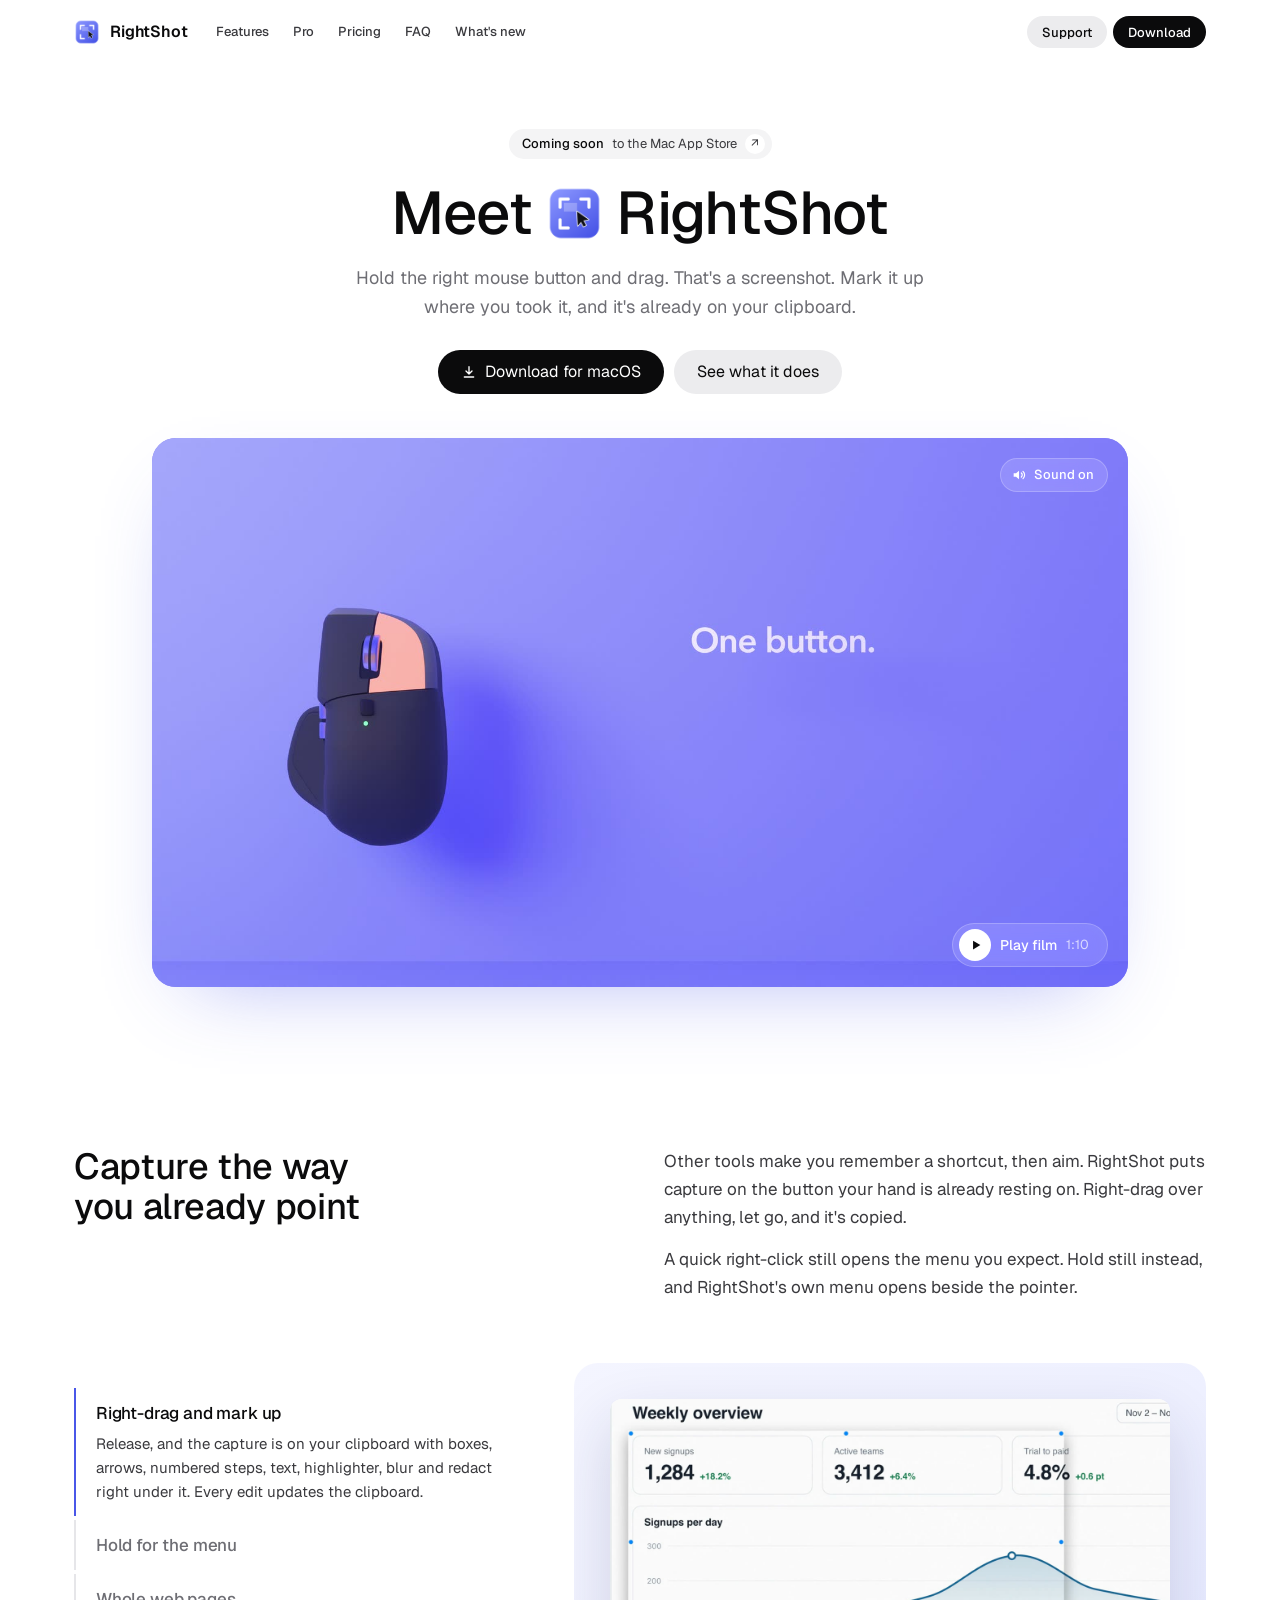
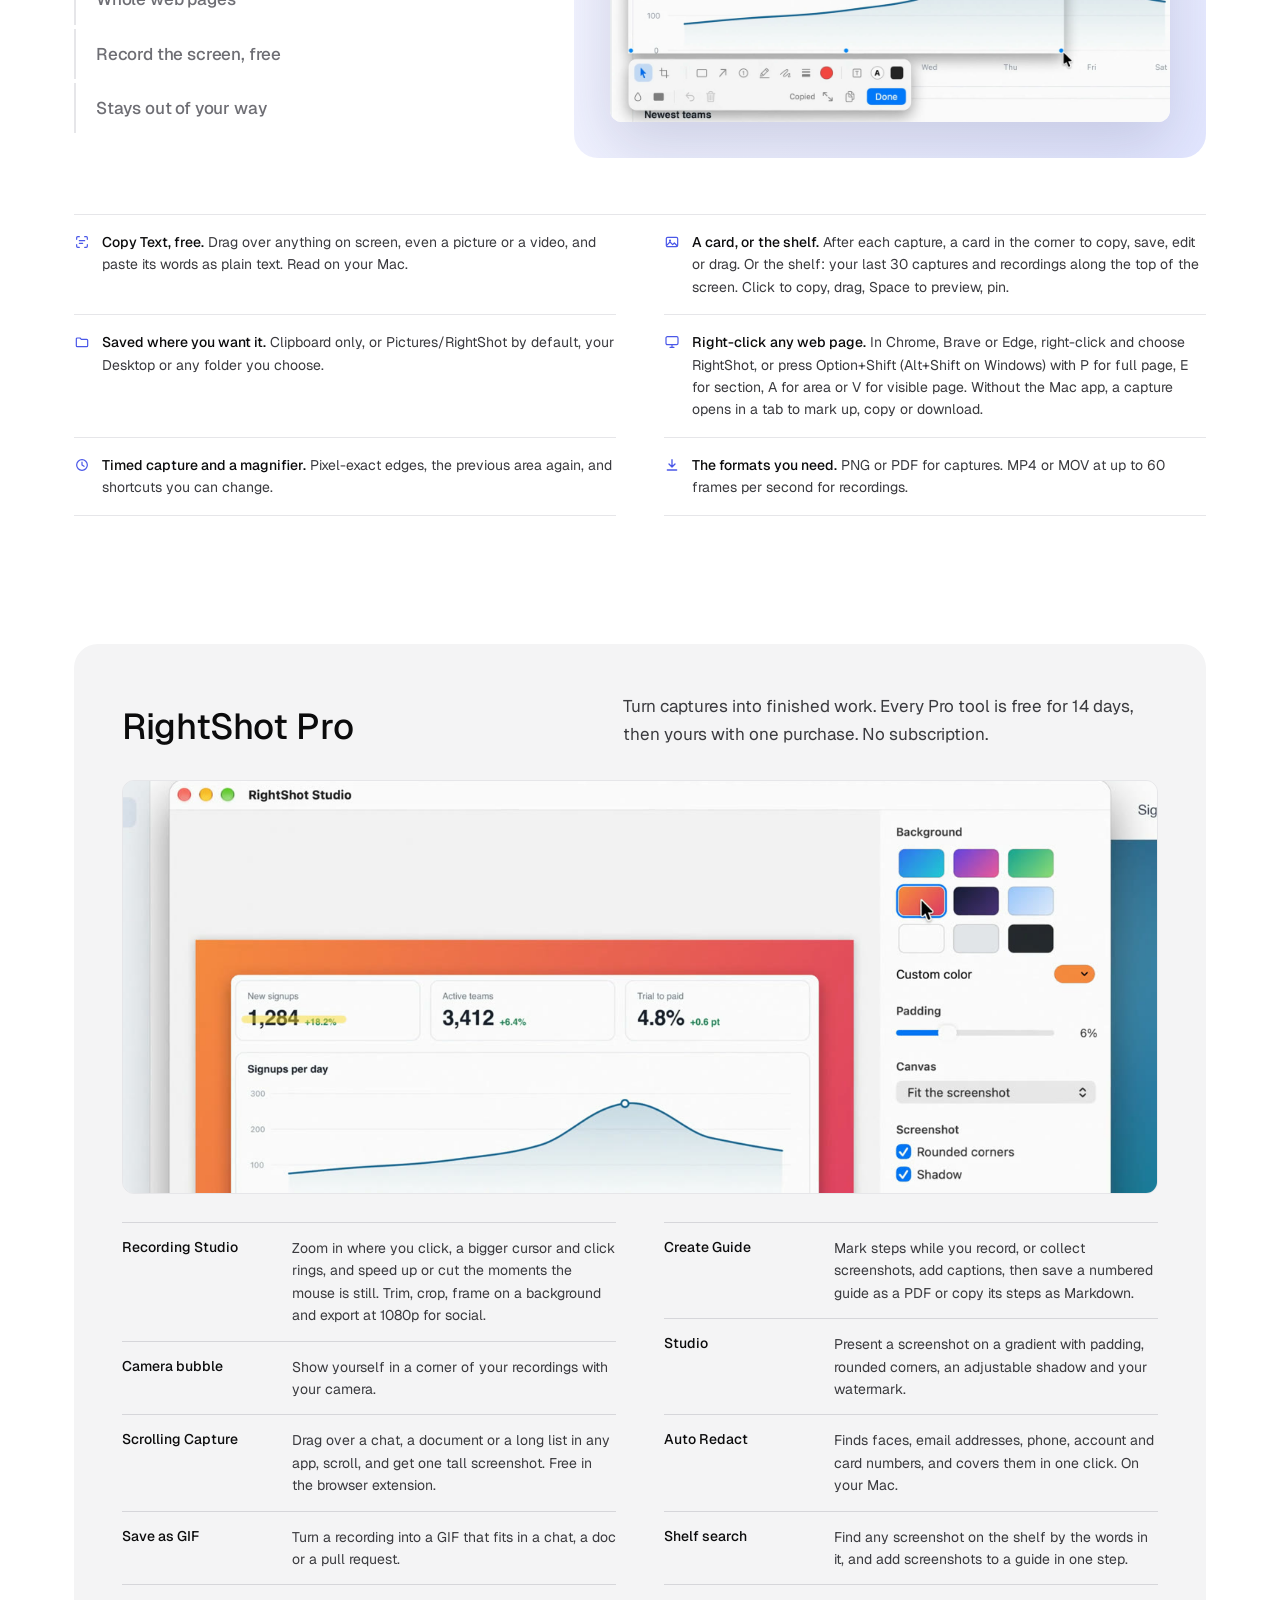
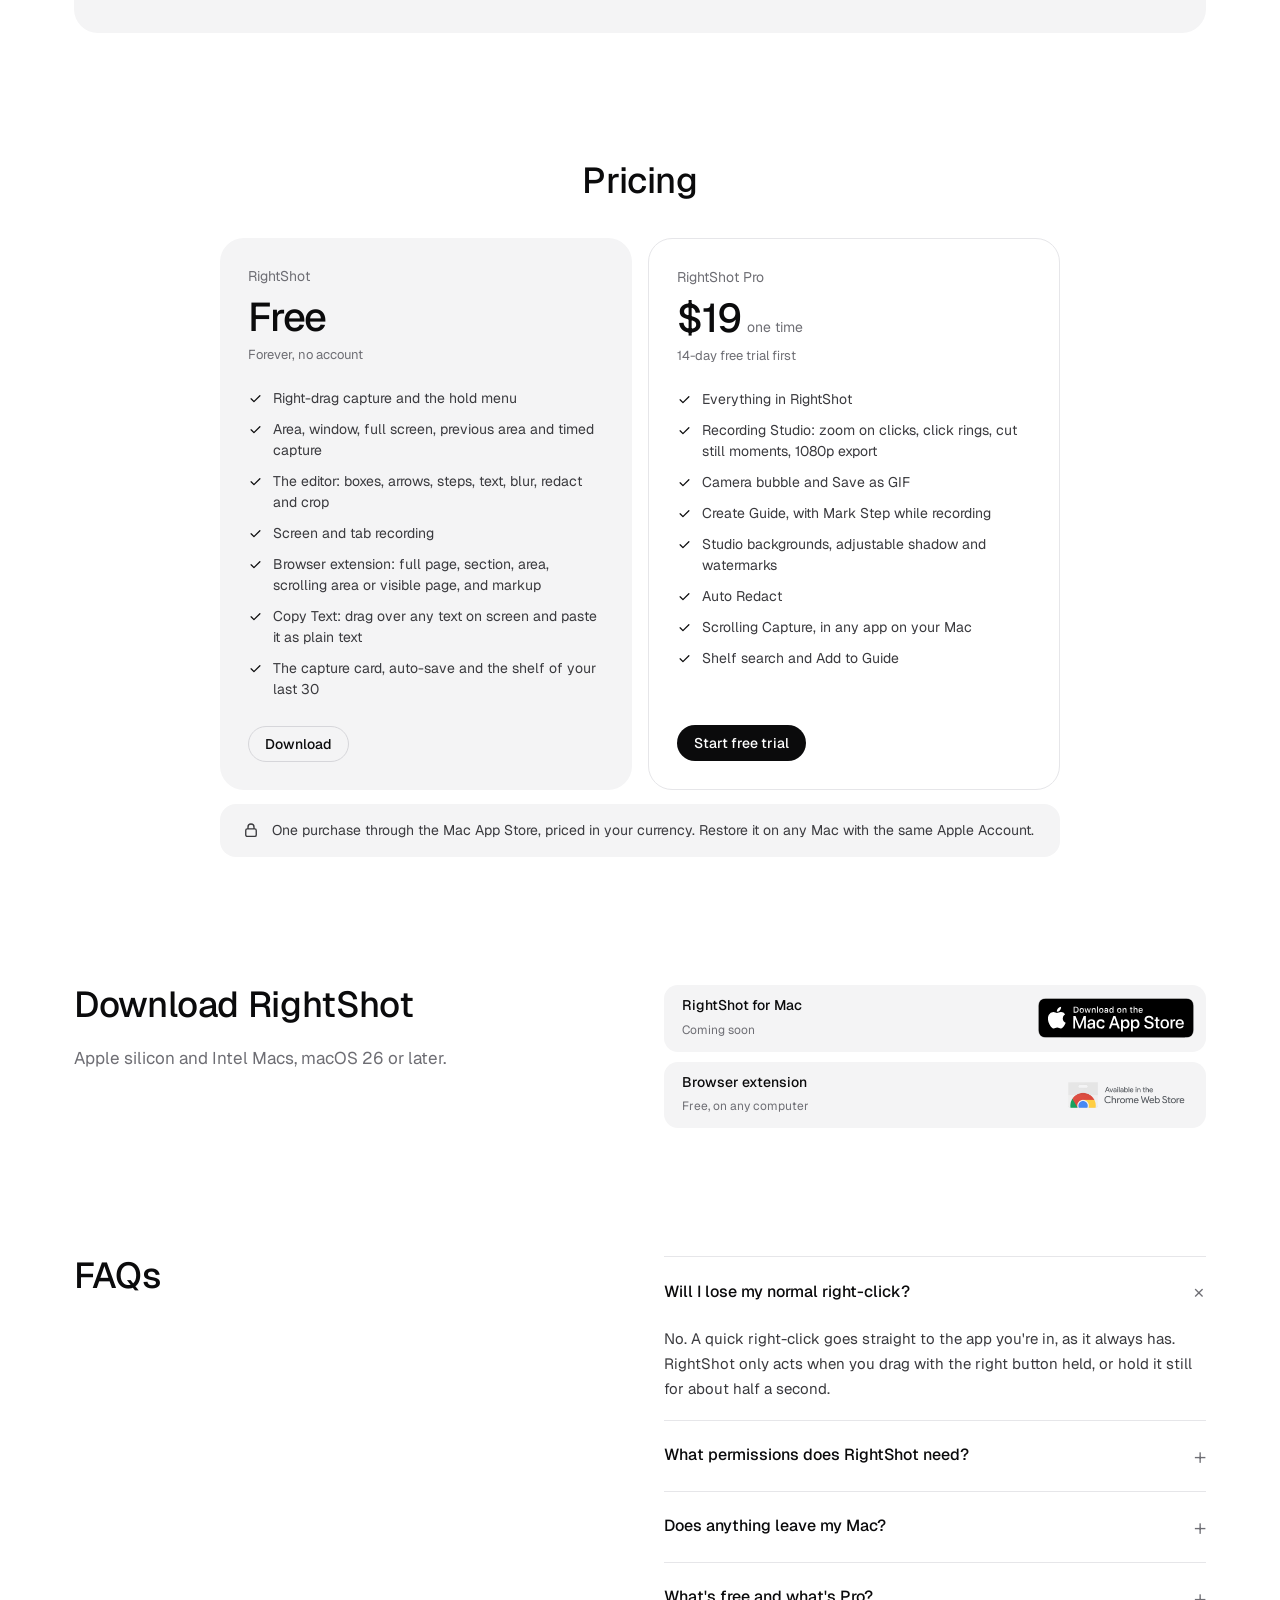
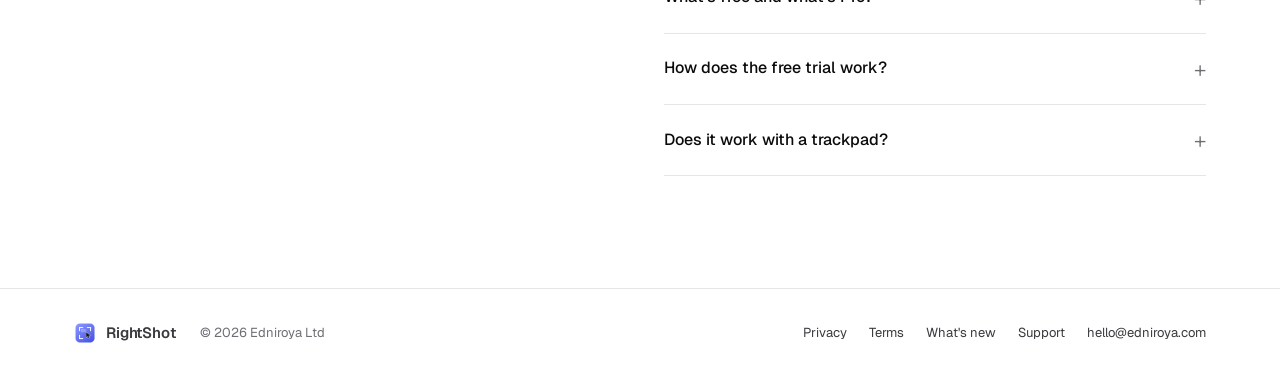
<file: index.html>
<!doctype html>
<html lang="en-GB">
<head>
<meta charset="utf-8">
<meta name="viewport" content="width=device-width, initial-scale=1">
<title>RightShot: right-drag to capture on Mac</title>
<meta name="description" content="RightShot is a Mac screenshot and screen recording app. Hold the right mouse button and drag to capture, then edit and paste where you took it.">
<link rel="icon" type="image/png" href="assets/favicon-64.png">
<link rel="apple-touch-icon" href="assets/icon-256.png">
<meta property="og:title" content="RightShot: right-drag to capture on Mac">
<meta property="og:description" content="Hold the right mouse button and drag. That's a screenshot.">
<meta property="og:image" content="https://rightshot.edniroya.com/assets/icon-512.png">
<link rel="preconnect" href="https://fonts.googleapis.com">
<link rel="preconnect" href="https://fonts.gstatic.com" crossorigin>
<link href="https://fonts.googleapis.com/css2?family=Geist:wght@400;500;600&display=swap" rel="stylesheet">
<link rel="stylesheet" href="assets/site.css?v=20261120i">
</head>
<body>
<svg width="0" height="0" style="position:absolute" aria-hidden="true">
  <defs>
    <symbol id="i-check" viewBox="0 0 24 24"><path d="M5 12.5l4.5 4.5L19 7.5" fill="none" stroke="currentColor" stroke-width="2" stroke-linecap="round" stroke-linejoin="round"/></symbol>
    <symbol id="i-down" viewBox="0 0 24 24"><path d="M12 4v11m0 0l-4.5-4.5M12 15l4.5-4.5M5 19.5h14" fill="none" stroke="currentColor" stroke-width="2" stroke-linecap="round" stroke-linejoin="round"/></symbol>
    <symbol id="i-out" viewBox="0 0 24 24"><path d="M8 16L16 8m0 0H9.5M16 8v6.5" fill="none" stroke="currentColor" stroke-width="2" stroke-linecap="round" stroke-linejoin="round"/></symbol>
    <symbol id="i-pointer" viewBox="0 0 24 24"><path d="M6 4l12.5 7.2-5.6 1.3-2.6 5.4z" fill="none" stroke="currentColor" stroke-width="1.8" stroke-linejoin="round"/></symbol>
    <symbol id="i-rect" viewBox="0 0 24 24"><rect x="4" y="6" width="16" height="12" rx="1.5" fill="none" stroke="currentColor" stroke-width="1.8"/></symbol>
    <symbol id="i-arrow" viewBox="0 0 24 24"><path d="M5 19L18 6m0 0h-7m7 0v7" fill="none" stroke="currentColor" stroke-width="1.8" stroke-linecap="round" stroke-linejoin="round"/></symbol>
    <symbol id="i-blur" viewBox="0 0 24 24"><g fill="currentColor"><circle cx="7" cy="7" r="1.6"/><circle cx="12" cy="7" r="1.6"/><circle cx="17" cy="7" r="1.6"/><circle cx="7" cy="12" r="1.6"/><circle cx="12" cy="12" r="1.6"/><circle cx="17" cy="12" r="1.6"/><circle cx="7" cy="17" r="1.6"/><circle cx="12" cy="17" r="1.6"/><circle cx="17" cy="17" r="1.6"/></g></symbol>
    <symbol id="i-text" viewBox="0 0 24 24"><path d="M5 6h14M12 6v13" fill="none" stroke="currentColor" stroke-width="1.8" stroke-linecap="round"/></symbol>
    <symbol id="i-crop" viewBox="0 0 24 24"><path d="M7 3v14h14M3 7h14v14" fill="none" stroke="currentColor" stroke-width="1.8" stroke-linecap="round" stroke-linejoin="round"/></symbol>
    <symbol id="i-copy" viewBox="0 0 24 24"><rect x="8" y="8" width="12" height="12" rx="2" fill="none" stroke="currentColor" stroke-width="1.8"/><path d="M16 8V5.5A1.5 1.5 0 0014.5 4h-9A1.5 1.5 0 004 5.5v9A1.5 1.5 0 005.5 16H8" fill="none" stroke="currentColor" stroke-width="1.8"/></symbol>
    <symbol id="i-window" viewBox="0 0 24 24"><rect x="3" y="5" width="18" height="14" rx="2" fill="none" stroke="currentColor" stroke-width="1.8"/><path d="M3 9h18" stroke="currentColor" stroke-width="1.8"/></symbol>
    <symbol id="i-screen" viewBox="0 0 24 24"><rect x="3" y="4" width="18" height="12" rx="2" fill="none" stroke="currentColor" stroke-width="1.8"/><path d="M9 20h6M12 16v4" stroke="currentColor" stroke-width="1.8" stroke-linecap="round"/></symbol>
    <symbol id="i-scan" viewBox="0 0 24 24"><path d="M4 8V5.5A1.5 1.5 0 015.5 4H8M16 4h2.5A1.5 1.5 0 0120 5.5V8M20 16v2.5a1.5 1.5 0 01-1.5 1.5H16M8 20H5.5A1.5 1.5 0 014 18.5V16M8 10h8M8 14h5" fill="none" stroke="currentColor" stroke-width="1.8" stroke-linecap="round"/></symbol>
    <symbol id="i-record" viewBox="0 0 24 24"><circle cx="12" cy="12" r="8" fill="none" stroke="currentColor" stroke-width="1.8"/><circle cx="12" cy="12" r="3.5" fill="currentColor"/></symbol>
    <symbol id="i-redo" viewBox="0 0 24 24"><path d="M18 9a7 7 0 10.5 6M18 4v5h-5" fill="none" stroke="currentColor" stroke-width="1.8" stroke-linecap="round" stroke-linejoin="round"/></symbol>
    <symbol id="i-folder" viewBox="0 0 24 24"><path d="M3.5 7.5A1.5 1.5 0 015 6h4l2 2h8a1.5 1.5 0 011.5 1.5v8A1.5 1.5 0 0119 19H5a1.5 1.5 0 01-1.5-1.5z" fill="none" stroke="currentColor" stroke-width="1.8" stroke-linejoin="round"/></symbol>
    <symbol id="i-image" viewBox="0 0 24 24"><rect x="3.5" y="5" width="17" height="14" rx="2" fill="none" stroke="currentColor" stroke-width="1.8"/><circle cx="9" cy="10" r="1.6" fill="currentColor"/><path d="M4 17l5-5 4 4 2.5-2.5L20 18" fill="none" stroke="currentColor" stroke-width="1.8" stroke-linejoin="round"/></symbol>
    <symbol id="i-clock" viewBox="0 0 24 24"><circle cx="12" cy="12" r="8" fill="none" stroke="currentColor" stroke-width="1.8"/><path d="M12 7.5V12l3 2" fill="none" stroke="currentColor" stroke-width="1.8" stroke-linecap="round" stroke-linejoin="round"/></symbol>
    <symbol id="i-lock" viewBox="0 0 24 24"><rect x="5" y="10.5" width="14" height="10" rx="2" fill="none" stroke="currentColor" stroke-width="1.8"/><path d="M8 10.5V8a4 4 0 018 0v2.5" fill="none" stroke="currentColor" stroke-width="1.8"/></symbol>
  </defs>
</svg>

<header class="nav" id="top">
  <div class="wrap">
    <a class="brand" href="./"><img src="assets/icon-256.png" alt="">RightShot</a>
    <button class="menu-btn" type="button" aria-expanded="false" aria-controls="nav-menu" aria-label="Menu"><svg class="i-open" viewBox="0 0 20 20" aria-hidden="true"><path d="M3.5 6.5h13M3.5 13.5h13"/></svg><svg class="i-close" viewBox="0 0 20 20" aria-hidden="true"><path d="M5 5l10 10M15 5L5 15"/></svg></button>
    <nav class="nav-links" id="nav-menu" aria-label="Main">
      <a href="#features">Features</a>
      <a href="#pro">Pro</a>
      <a href="#pricing">Pricing</a>
      <a href="#faq">FAQ</a>
      <a href="changelog.html">What's new</a>
      <a class="nav-sm" href="support.html">Support</a>
    </nav>
    <div class="nav-actions">
      <a class="btn btn-soft" href="support.html">Support</a>
      <a class="btn btn-dark" href="#download">Download</a>
    </div>
  </div>
</header>

<main>
  <div class="wrap hero">
    <a class="pill-note" href="#download"><b>Coming soon</b> to the Mac App Store <span aria-hidden="true">&#8599;</span></a>
    <h1>Meet <img src="assets/icon-512.png" alt=""> RightShot</h1>
    <p class="lede">Hold the right mouse button and drag. That's a screenshot. Mark it up where you took it, and it's already on your clipboard.</p>
    <div class="cta">
      <a class="btn btn-dark btn-lg" href="#download"><svg aria-hidden="true"><use href="#i-down"/></svg>Download for macOS</a>
      <a class="btn btn-soft btn-lg" href="#features">See what it does</a>
    </div>

    <div class="demo">
      <div class="film" id="film">
        <video id="filmVideo" src="assets/rightshot-film.mp4" poster="assets/film-poster.jpg" preload="none" playsinline aria-label="RightShot film, The Right Button: click for your Mac's menu, hold for RightShot's menu, drag for a screenshot, then the shelf, recording and Auto Redact."></video>
        <button class="play" id="play" type="button"><span class="disc"><svg viewBox="0 0 24 24" aria-hidden="true"><path d="M7 4.5v15l12.5-7.5z" fill="currentColor"/></svg></span>Play film <small>1:10</small></button>
        <button class="sound" id="sound" type="button"><svg viewBox="0 0 24 24" aria-hidden="true"><path d="M4 9.5h3.5L12 5.5v13l-4.5-4H4z" fill="currentColor"/><path class="waves" d="M15.5 9a4 4 0 010 6M18 6.5a7.5 7.5 0 010 11" fill="none" stroke="currentColor" stroke-width="1.8" stroke-linecap="round"/><path class="cross" d="M16 9.5l5 5M21 9.5l-5 5" fill="none" stroke="currentColor" stroke-width="1.8" stroke-linecap="round"/></svg><span>Sound on</span></button>
      </div>
    </div>
  </div>

  <section class="wrap" id="features">
    <div class="split">
      <h2 class="big">Capture the way<br>you already point</h2>
      <div>
        <p>Other tools make you remember a shortcut, then aim. RightShot puts capture on the button your hand is already resting on. Right-drag over anything, let go, and it's copied.</p>
        <p>A quick right-click still opens the menu you expect. Hold still instead, and RightShot's own menu opens beside the pointer.</p>
      </div>
    </div>

    <div class="showcase">
      <div class="show-tabs">
        <button class="show-tab on" type="button" aria-pressed="true" data-i="0"><b>Right-drag and mark up</b><span>Release, and the capture is on your clipboard with boxes, arrows, numbered steps, text, highlighter, blur and redact right under it. Every edit updates the clipboard.</span></button>
        <button class="show-tab" type="button" aria-pressed="false" data-i="1"><b>Hold for the menu</b><span>Keep the right button still for half a second and every capture is beside your pointer: area, window, full screen, text and recording.</span></button>
        <button class="show-tab" type="button" aria-pressed="false" data-i="2"><b>Whole web pages</b><span>The free extension captures a full page, a section, an area, a scrolling area or what's on screen, and lets you mark it up with boxes, arrows, text and blur, on any computer. With RightShot for Mac: the full editor and Record This Tab.</span></button>
        <button class="show-tab" type="button" aria-pressed="false" data-i="3"><b>Record the screen, free</b><span>An area, a window, the whole screen or one browser tab, with system audio and your microphone when you want them.</span></button>
        <button class="show-tab" type="button" aria-pressed="false" data-i="4"><b>Stays out of your way</b><span>Pick apps where the right button is left alone, such as games and 3D tools, or only start a capture while you hold a key.</span></button>
      </div>
      <div class="stage">
        <img class="on" src="assets/shot-markup.jpg" alt="A capture of a dashboard with its selection handles and the RightShot toolbar underneath." loading="lazy" data-i="0">
        <img class="tall" src="assets/shot-menu.jpg" alt="The RightShot menu beside the pointer, with Record Area selected." loading="lazy" data-i="1" aria-hidden="true">
        <img src="assets/shot-page.jpg" alt="A full web page captured top to bottom and opened in the RightShot editor." loading="lazy" data-i="2" aria-hidden="true">
        <img src="assets/shot-record.jpg" alt="An area being selected on a web page for recording, with its size shown." loading="lazy" data-i="3" aria-hidden="true">
        <img src="assets/shot-settings.jpg" alt="RightShot Settings, Capture tab: Start right-drag set to No key, and the list of apps where right-drag is left alone." loading="lazy" data-i="4" aria-hidden="true">
      </div>
    </div>

    <div class="facts">
      <div class="fact"><svg aria-hidden="true"><use href="#i-scan"/></svg><p><b>Copy Text, free.</b> Drag over anything on screen, even a picture or a video, and paste its words as plain text. Read on your Mac.</p></div>
      <div class="fact"><svg aria-hidden="true"><use href="#i-image"/></svg><p><b>A card, or the shelf.</b> After each capture, a card in the corner to copy, save, edit or drag. Or the shelf: your last 30 captures and recordings along the top of the screen. Click to copy, drag, Space to preview, pin.</p></div>
      <div class="fact"><svg aria-hidden="true"><use href="#i-folder"/></svg><p><b>Saved where you want it.</b> Clipboard only, or Pictures/RightShot by default, your Desktop or any folder you choose.</p></div>
      <div class="fact"><svg aria-hidden="true"><use href="#i-screen"/></svg><p><b>Right-click any web page.</b> In Chrome, Brave or Edge, right-click and choose RightShot, or press Option+Shift (Alt+Shift on Windows) with P for full page, E for section, A for area or V for visible page. Without the Mac app, a capture opens in a tab to mark up, copy or download.</p></div>
      <div class="fact"><svg aria-hidden="true"><use href="#i-clock"/></svg><p><b>Timed capture and a magnifier.</b> Pixel-exact edges, the previous area again, and shortcuts you can change.</p></div>
      <div class="fact"><svg aria-hidden="true"><use href="#i-down"/></svg><p><b>The formats you need.</b> PNG or PDF for captures. MP4 or MOV at up to 60 frames per second for recordings.</p></div>
    </div>
  </section>

  <section class="wrap" id="pro">
    <div class="pro-b">
      <div class="pro-b-head">
        <h2 class="big">RightShot Pro</h2>
        <p class="pro-lede">Turn captures into finished work. Every Pro tool is free for 14 days, then yours with one purchase. No subscription.</p>
      </div>
      <div class="pro-b-pic"><img class="pro-pic" src="assets/shot-studio.jpg" alt="RightShot Studio framing a screenshot on an orange gradient, with background, padding and watermark controls." loading="lazy"></div>
      <div class="pro-b-cols">
        <dl class="pro-dl">
          <div class="pro-row"><dt>Recording Studio</dt><dd>Zoom in where you click, a bigger cursor and click rings, and speed up or cut the moments the mouse is still. Trim, crop, frame on a background and export at 1080p for social.</dd></div>
          <div class="pro-row"><dt>Camera bubble</dt><dd>Show yourself in a corner of your recordings with your camera.</dd></div>
          <div class="pro-row"><dt>Scrolling Capture</dt><dd>Drag over a chat, a document or a long list in any app, scroll, and get one tall screenshot. Free in the browser extension.</dd></div>
          <div class="pro-row"><dt>Save as GIF</dt><dd>Turn a recording into a GIF that fits in a chat, a doc or a pull request.</dd></div>
        </dl>
        <dl class="pro-dl">
          <div class="pro-row"><dt>Create Guide</dt><dd>Mark steps while you record, or collect screenshots, add captions, then save a numbered guide as a PDF or copy its steps as Markdown.</dd></div>
          <div class="pro-row"><dt>Studio</dt><dd>Present a screenshot on a gradient with padding, rounded corners, an adjustable shadow and your watermark.</dd></div>
          <div class="pro-row"><dt>Auto Redact</dt><dd>Finds faces, email addresses, phone, account and card numbers, and covers them in one click. On your Mac.</dd></div>
          <div class="pro-row"><dt>Shelf search</dt><dd>Find any screenshot on the shelf by the words in it, and add screenshots to a guide in one step.</dd></div>
        </dl>
      </div>
    </div>
  </section>

  <section class="wrap center" id="pricing">
    <h2 class="big">Pricing</h2>
    <div class="price-grid">
      <div class="price">
        <span class="name">RightShot</span>
        <div class="amount">Free</div>
        <span class="when">Forever, no account</span>
        <ul>
          <li><svg><use href="#i-check"/></svg>Right-drag capture and the hold menu</li>
          <li><svg><use href="#i-check"/></svg>Area, window, full screen, previous area and timed capture</li>
          <li><svg><use href="#i-check"/></svg>The editor: boxes, arrows, steps, text, blur, redact and crop</li>
          <li><svg><use href="#i-check"/></svg>Screen and tab recording</li>
          <li><svg><use href="#i-check"/></svg>Browser extension: full page, section, area, scrolling area or visible page, and markup</li>
          <li><svg><use href="#i-check"/></svg>Copy Text: drag over any text on screen and paste it as plain text</li>
          <li><svg><use href="#i-check"/></svg>The capture card, auto-save and the shelf of your last 30</li>
        </ul>
        <a class="btn btn-line" href="#download">Download</a>
      </div>
      <div class="price pro">
        <span class="name">RightShot Pro</span>
        <div class="amount">$19<small>one time</small></div>
        <span class="when">14-day free trial first</span>
        <ul>
          <li><svg><use href="#i-check"/></svg>Everything in RightShot</li>
          <li><svg><use href="#i-check"/></svg>Recording Studio: zoom on clicks, click rings, cut still moments, 1080p export</li>
          <li><svg><use href="#i-check"/></svg>Camera bubble and Save as GIF</li>
          <li><svg><use href="#i-check"/></svg>Create Guide, with Mark Step while recording</li>
          <li><svg><use href="#i-check"/></svg>Studio backgrounds, adjustable shadow and watermarks</li>
          <li><svg><use href="#i-check"/></svg>Auto Redact</li>
          <li><svg><use href="#i-check"/></svg>Scrolling Capture, in any app on your Mac</li>
          <li><svg><use href="#i-check"/></svg>Shelf search and Add to Guide</li>
        </ul>
        <a class="btn btn-dark" href="#download">Start free trial</a>
      </div>
    </div>
    <div class="note-bar"><svg aria-hidden="true"><use href="#i-lock"/></svg><span>One purchase through the Mac App Store, priced in your currency. Restore it on any Mac with the same Apple Account.</span></div>
  </section>

  <section class="wrap" id="download">
    <div class="split">
      <div>
        <h2 class="big">Download RightShot</h2>
        <p style="color:var(--muted);margin-top:18px">Apple silicon and Intel Macs, macOS 26 or later.</p>
      </div>
      <div class="dl">
        <div class="row"><div><b>RightShot for Mac</b><small>Coming soon</small></div><span class="badge-slot"><img class="badge" src="assets/badge-mac-app-store.svg" alt="Download on the Mac App Store" width="187" height="48"></span></div>
        <a class="row" href="https://chromewebstore.google.com/detail/rightshot/adfhiflmcijabcmelnndfnlocofpcgao"><div><b>Browser extension</b><small>Free, on any computer</small></div><span class="badge-slot"><img class="badge" src="assets/badge-chrome-web-store.png" alt="Available in the Chrome Web Store" width="159" height="48"></span></a>
      </div>
    </div>
  </section>

  <section class="wrap" id="faq">
    <div class="split">
      <h2 class="big">FAQs</h2>
      <div class="faq">
        <details open>
          <summary>Will I lose my normal right-click?</summary>
          <p>No. A quick right-click goes straight to the app you're in, as it always has. RightShot only acts when you drag with the right button held, or hold it still for about half a second.</p>
        </details>
        <details>
          <summary>What permissions does RightShot need?</summary>
          <p>Screen Recording, so it can capture what's on screen. Right-drag also needs Accessibility, so RightShot can tell a right-drag from a right-click. You can capture from the menu bar with Screen Recording alone.</p>
        </details>
        <details>
          <summary>Does anything leave my Mac?</summary>
          <p>No. Captures, recordings, text recognition and Auto Redact all run on your Mac. There's no account, no analytics and no RightShot server. The browser extension sends only feedback you choose to send. Purchases go through the Mac App Store. See the <a href="privacy.html">privacy policy</a>.</p>
        </details>
        <details>
          <summary>What's free and what's Pro?</summary>
          <p>Capturing, editing, recording, Copy Text, the shelf and the browser extension are free. Pro adds Recording Studio, the camera bubble, Scrolling Capture on the Mac, GIFs, Create Guide, Studio, Auto Redact and shelf search.</p>
        </details>
        <details>
          <summary>How does the free trial work?</summary>
          <p>Choose Start Free Trial on any Pro tool. You get every Pro tool for 14 days, and nothing is charged. When it ends, Pro tools ask you to unlock them, and everything free keeps working.</p>
        </details>
        <details>
          <summary>Does it work with a trackpad?</summary>
          <p>Yes. On supported trackpads, press with two fingers and drag. Capture Area in the menu bar works with a one-finger drag too.</p>
        </details>
      </div>
    </div>
  </section>
</main>

<footer>
  <div class="wrap">
    <a class="brand" href="./" style="font-size:15px"><img src="assets/icon-256.png" alt="" style="width:22px;height:22px">RightShot</a>
    <span>&copy; 2026 Edniroya Ltd</span>
    <nav aria-label="Footer">
      <a href="privacy.html">Privacy</a>
      <a href="terms.html">Terms</a>
      <a href="changelog.html">What's new</a>
      <a href="support.html">Support</a>
      <a href="mailto:hello@edniroya.com">hello@edniroya.com</a>
    </nav>
  </div>
</footer>
<script src="assets/site.js?v=20261120e"></script>
</body>
</html>
</file>
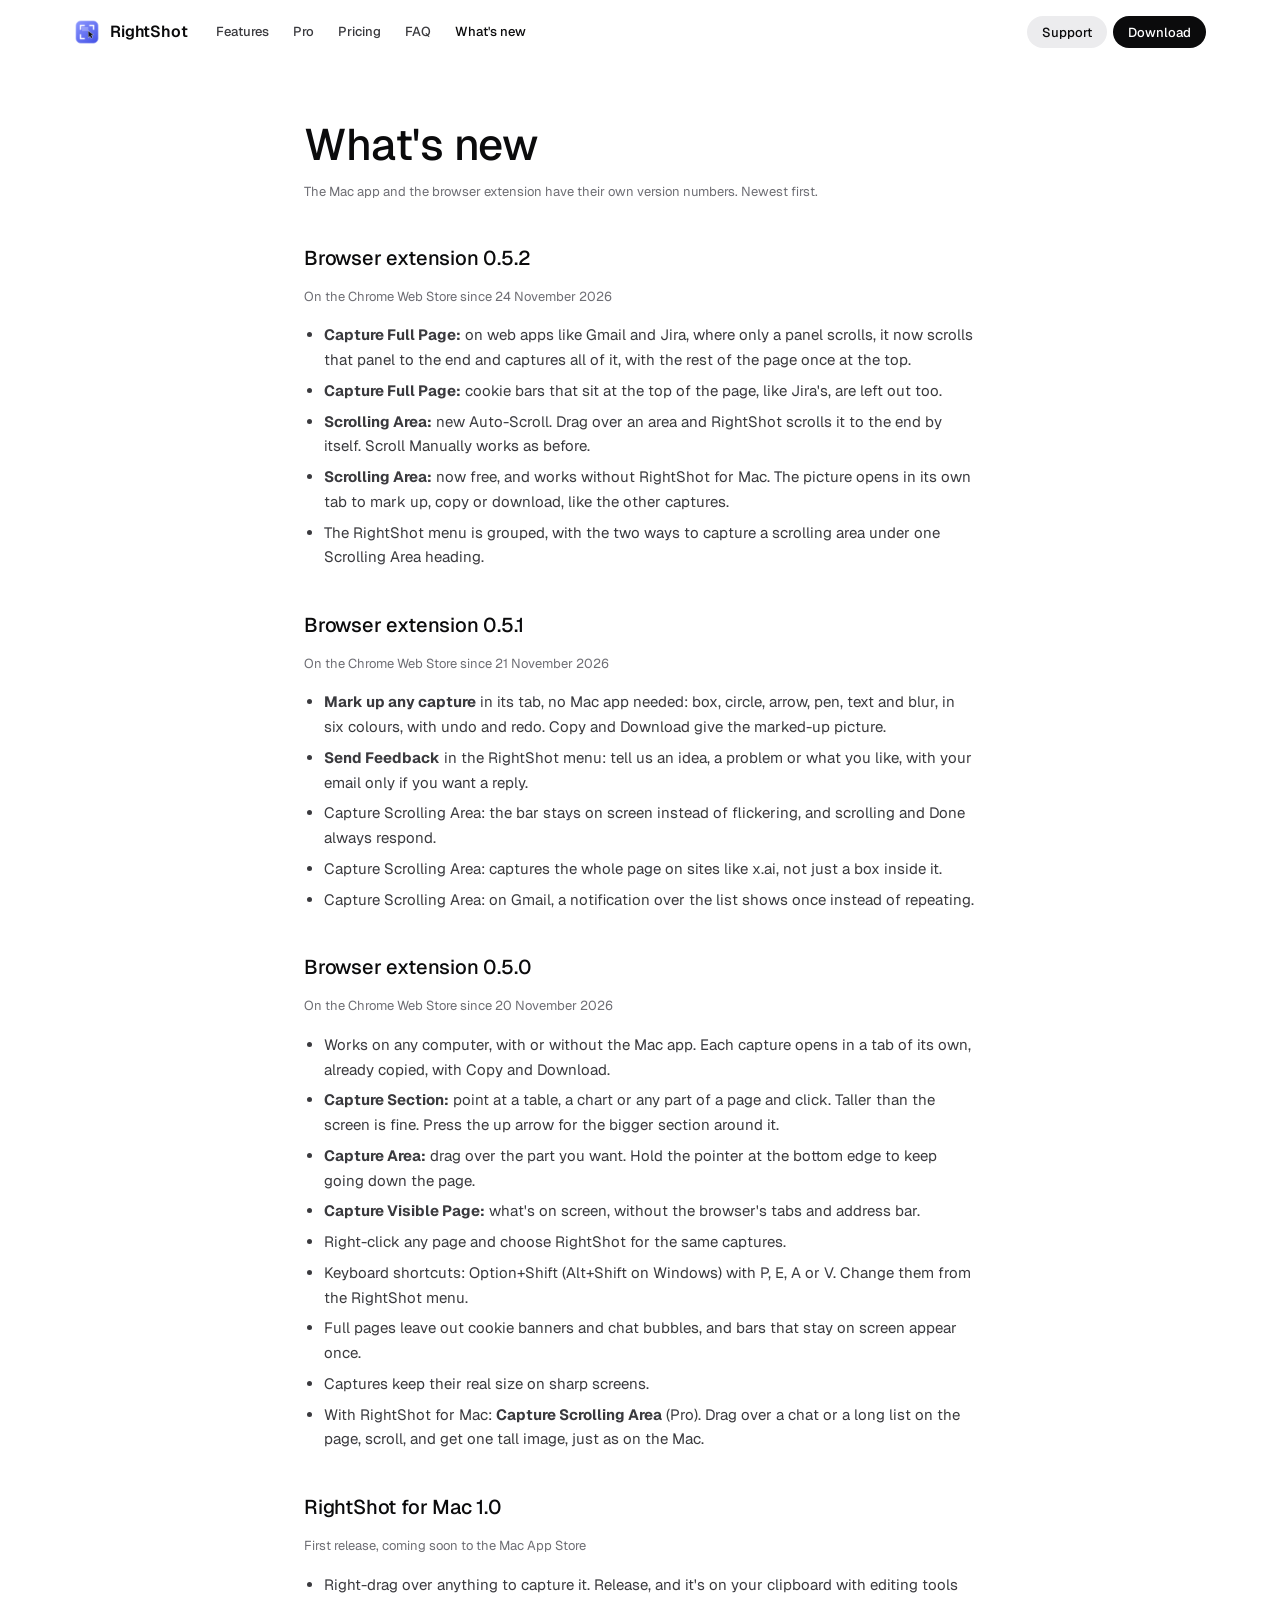
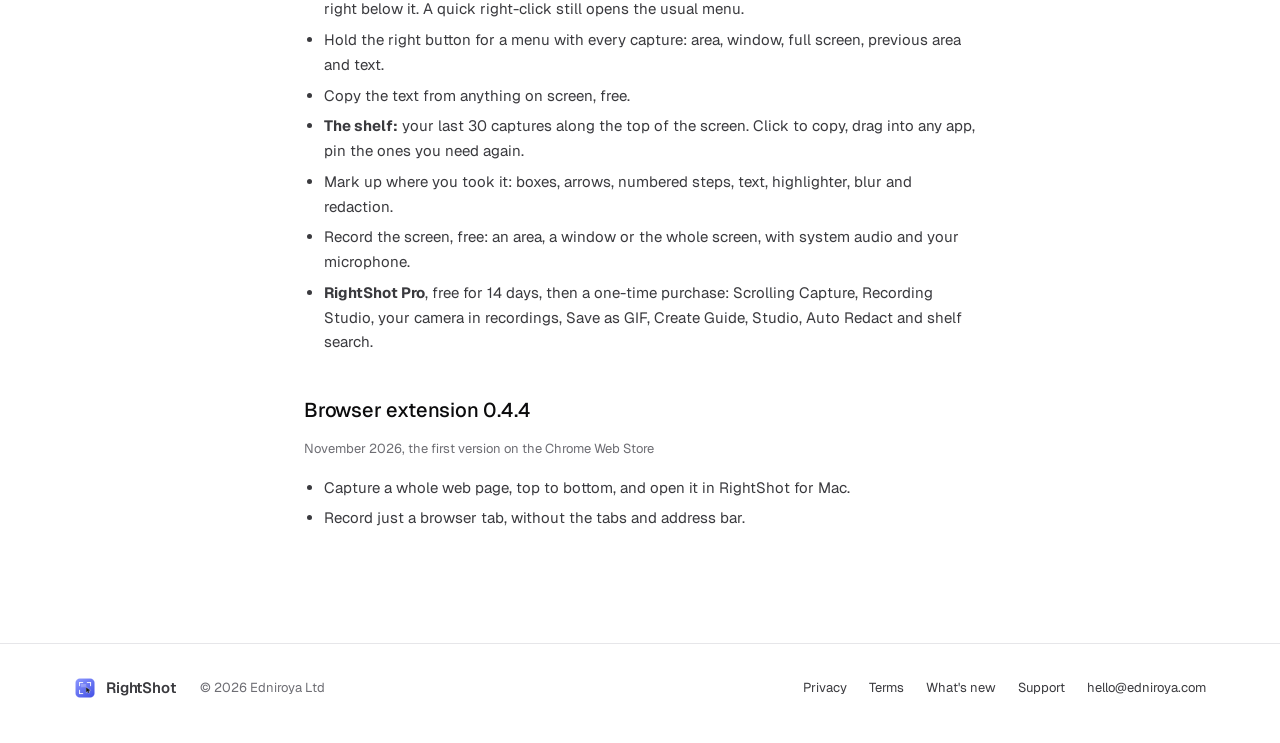
<file: changelog.html>
<!doctype html>
<html lang="en-GB">
<head>
<meta charset="utf-8">
<meta name="viewport" content="width=device-width, initial-scale=1">
<title>What's New | RightShot</title>
<meta name="description" content="What changed in each version of RightShot for Mac and the RightShot browser extension.">
<link rel="icon" type="image/png" href="assets/favicon-64.png">
<link rel="preconnect" href="https://fonts.googleapis.com">
<link rel="preconnect" href="https://fonts.gstatic.com" crossorigin>
<link href="https://fonts.googleapis.com/css2?family=Geist:wght@400;500;600&display=swap" rel="stylesheet">
<link rel="stylesheet" href="assets/site.css?v=20261120i">
</head>
<body>
<header class="nav">
  <div class="wrap">
    <a class="brand" href="./"><img src="assets/icon-256.png" alt="">RightShot</a>
    <button class="menu-btn" type="button" aria-expanded="false" aria-controls="nav-menu" aria-label="Menu"><svg class="i-open" viewBox="0 0 20 20" aria-hidden="true"><path d="M3.5 6.5h13M3.5 13.5h13"/></svg><svg class="i-close" viewBox="0 0 20 20" aria-hidden="true"><path d="M5 5l10 10M15 5L5 15"/></svg></button>
    <nav class="nav-links" id="nav-menu" aria-label="Main"><a href="./#features">Features</a><a href="./#pro">Pro</a><a href="./#pricing">Pricing</a><a href="./#faq">FAQ</a><a href="changelog.html" aria-current="page">What's new</a><a class="nav-sm" href="support.html">Support</a></nav>
    <div class="nav-actions"><a class="btn btn-soft" href="support.html">Support</a><a class="btn btn-dark" href="./#download">Download</a></div>
  </div>
</header>

<main class="doc-page">
  <h1>What's new</h1>
  <p class="meta">The Mac app and the browser extension have their own version numbers. Newest first.</p>

  <h2>Browser extension 0.5.2</h2>
  <p class="meta">On the Chrome Web Store since 24 November 2026</p>
  <ul>
    <li><b>Capture Full Page:</b> on web apps like Gmail and Jira, where only a panel scrolls, it now scrolls that panel to the end and captures all of it, with the rest of the page once at the top.</li>
    <li><b>Capture Full Page:</b> cookie bars that sit at the top of the page, like Jira's, are left out too.</li>
    <li><b>Scrolling Area:</b> new Auto-Scroll. Drag over an area and RightShot scrolls it to the end by itself. Scroll Manually works as before.</li>
    <li><b>Scrolling Area:</b> now free, and works without RightShot for Mac. The picture opens in its own tab to mark up, copy or download, like the other captures.</li>
    <li>The RightShot menu is grouped, with the two ways to capture a scrolling area under one Scrolling Area heading.</li>
  </ul>

  <h2>Browser extension 0.5.1</h2>
  <p class="meta">On the Chrome Web Store since 21 November 2026</p>
  <ul>
    <li><b>Mark up any capture</b> in its tab, no Mac app needed: box, circle, arrow, pen, text and blur, in six colours, with undo and redo. Copy and Download give the marked-up picture.</li>
    <li><b>Send Feedback</b> in the RightShot menu: tell us an idea, a problem or what you like, with your email only if you want a reply.</li>
    <li>Capture Scrolling Area: the bar stays on screen instead of flickering, and scrolling and Done always respond.</li>
    <li>Capture Scrolling Area: captures the whole page on sites like x.ai, not just a box inside it.</li>
    <li>Capture Scrolling Area: on Gmail, a notification over the list shows once instead of repeating.</li>
  </ul>

  <h2>Browser extension 0.5.0</h2>
  <p class="meta">On the Chrome Web Store since 20 November 2026</p>
  <ul>
    <li>Works on any computer, with or without the Mac app. Each capture opens in a tab of its own, already copied, with Copy and Download.</li>
    <li><b>Capture Section:</b> point at a table, a chart or any part of a page and click. Taller than the screen is fine. Press the up arrow for the bigger section around it.</li>
    <li><b>Capture Area:</b> drag over the part you want. Hold the pointer at the bottom edge to keep going down the page.</li>
    <li><b>Capture Visible Page:</b> what's on screen, without the browser's tabs and address bar.</li>
    <li>Right-click any page and choose RightShot for the same captures.</li>
    <li>Keyboard shortcuts: Option+Shift (Alt+Shift on Windows) with P, E, A or V. Change them from the RightShot menu.</li>
    <li>Full pages leave out cookie banners and chat bubbles, and bars that stay on screen appear once.</li>
    <li>Captures keep their real size on sharp screens.</li>
    <li>With RightShot for Mac: <b>Capture Scrolling Area</b> (Pro). Drag over a chat or a long list on the page, scroll, and get one tall image, just as on the Mac.</li>
  </ul>

  <h2>RightShot for Mac 1.0</h2>
  <p class="meta">First release, coming soon to the Mac App Store</p>
  <ul>
    <li>Right-drag over anything to capture it. Release, and it's on your clipboard with editing tools right below it. A quick right-click still opens the usual menu.</li>
    <li>Hold the right button for a menu with every capture: area, window, full screen, previous area and text.</li>
    <li>Copy the text from anything on screen, free.</li>
    <li><b>The shelf:</b> your last 30 captures along the top of the screen. Click to copy, drag into any app, pin the ones you need again.</li>
    <li>Mark up where you took it: boxes, arrows, numbered steps, text, highlighter, blur and redaction.</li>
    <li>Record the screen, free: an area, a window or the whole screen, with system audio and your microphone.</li>
    <li><b>RightShot Pro</b>, free for 14 days, then a one-time purchase: Scrolling Capture, Recording Studio, your camera in recordings, Save as GIF, Create Guide, Studio, Auto Redact and shelf search.</li>
  </ul>

  <h2>Browser extension 0.4.4</h2>
  <p class="meta">November 2026, the first version on the Chrome Web Store</p>
  <ul>
    <li>Capture a whole web page, top to bottom, and open it in RightShot for Mac.</li>
    <li>Record just a browser tab, without the tabs and address bar.</li>
  </ul>
</main>

<footer>
  <div class="wrap">
    <a class="brand" href="./" style="font-size:15px"><img src="assets/icon-256.png" alt="" style="width:22px;height:22px">RightShot</a>
    <span>&copy; 2026 Edniroya Ltd</span>
    <nav aria-label="Footer"><a href="privacy.html">Privacy</a><a href="terms.html">Terms</a><a href="changelog.html">What's new</a><a href="support.html">Support</a><a href="mailto:hello@edniroya.com">hello@edniroya.com</a></nav>
  </div>
</footer>
<script src="assets/site.js?v=20261120e"></script>
</body>
</html>
</file>
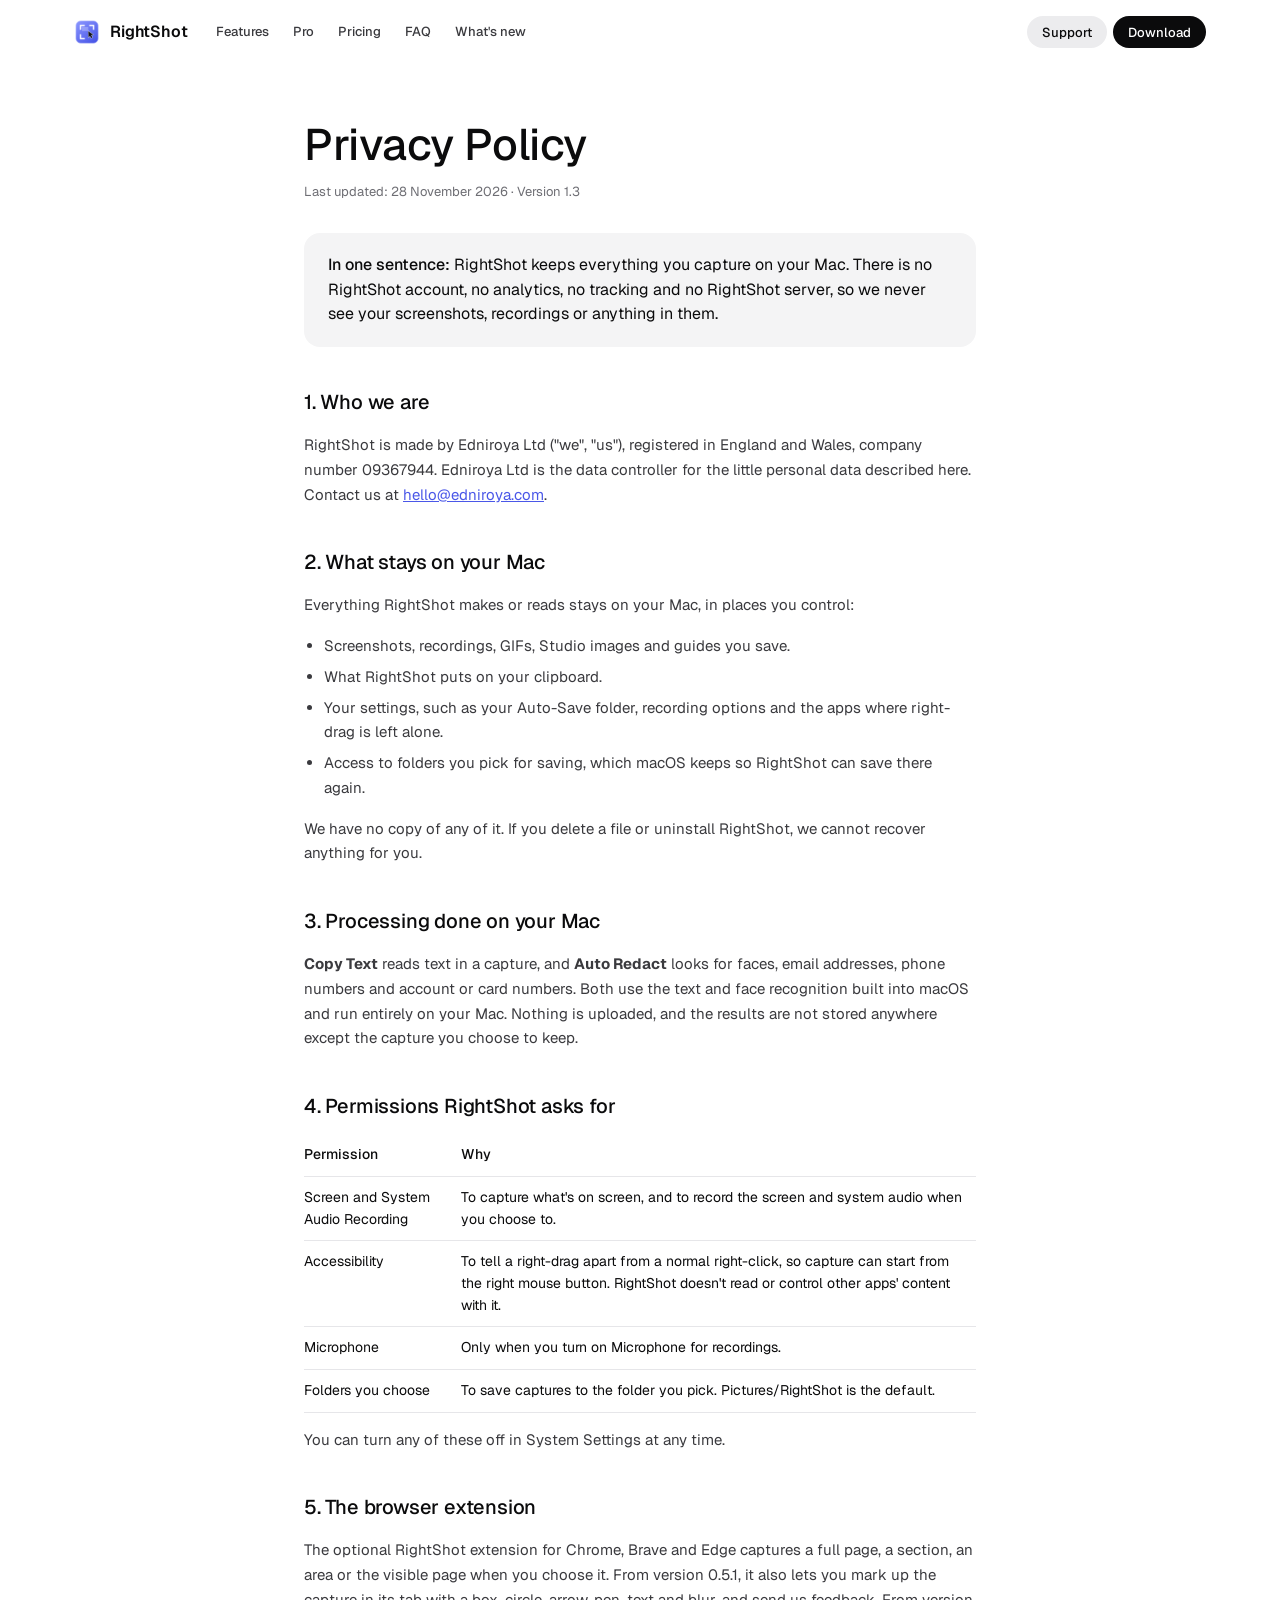
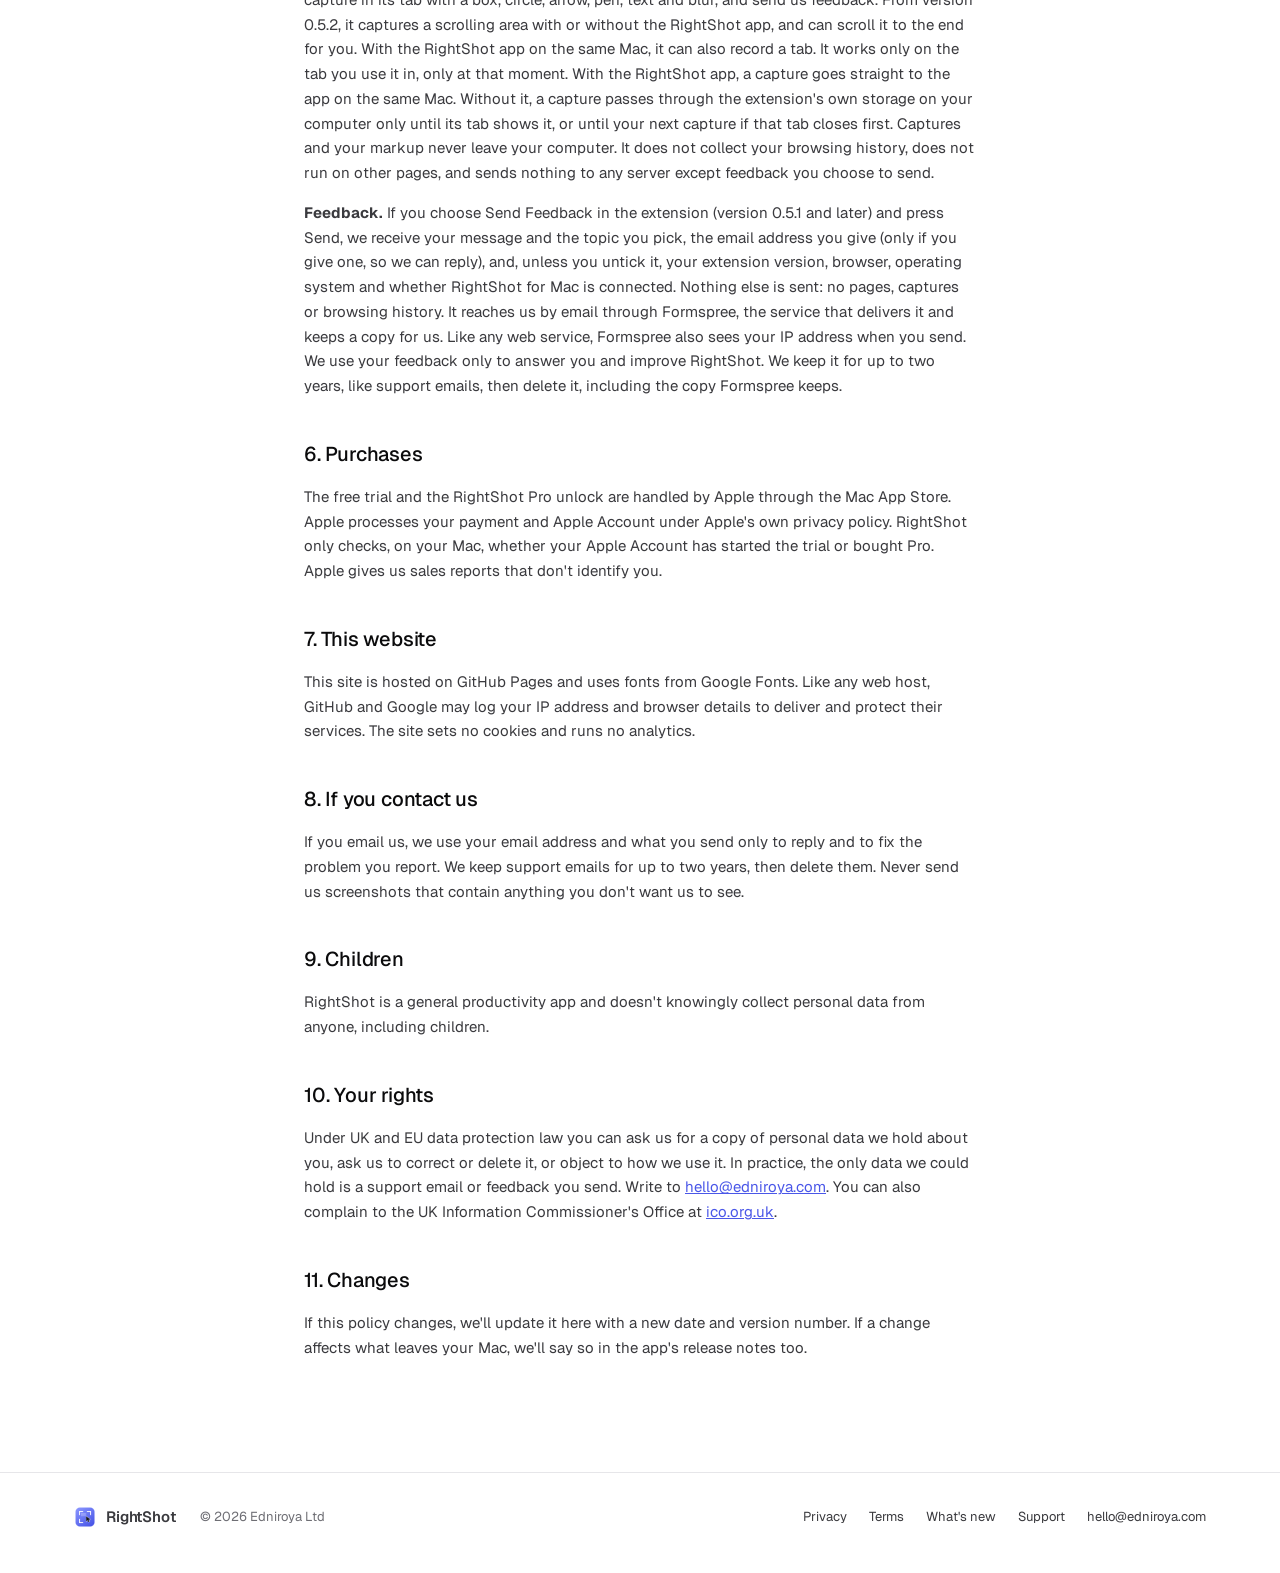
<file: privacy.html>
<!doctype html>
<html lang="en-GB">
<head>
<meta charset="utf-8">
<meta name="viewport" content="width=device-width, initial-scale=1">
<title>Privacy Policy | RightShot</title>
<meta name="description" content="RightShot keeps your screenshots and recordings on your Mac. No account, no analytics, no RightShot server.">
<link rel="icon" type="image/png" href="assets/favicon-64.png">
<link rel="preconnect" href="https://fonts.googleapis.com">
<link rel="preconnect" href="https://fonts.gstatic.com" crossorigin>
<link href="https://fonts.googleapis.com/css2?family=Geist:wght@400;500;600&display=swap" rel="stylesheet">
<link rel="stylesheet" href="assets/site.css?v=20261120i">
</head>
<body>
<header class="nav">
  <div class="wrap">
    <a class="brand" href="./"><img src="assets/icon-256.png" alt="">RightShot</a>
    <button class="menu-btn" type="button" aria-expanded="false" aria-controls="nav-menu" aria-label="Menu"><svg class="i-open" viewBox="0 0 20 20" aria-hidden="true"><path d="M3.5 6.5h13M3.5 13.5h13"/></svg><svg class="i-close" viewBox="0 0 20 20" aria-hidden="true"><path d="M5 5l10 10M15 5L5 15"/></svg></button>
    <nav class="nav-links" id="nav-menu" aria-label="Main"><a href="./#features">Features</a><a href="./#pro">Pro</a><a href="./#pricing">Pricing</a><a href="./#faq">FAQ</a><a href="changelog.html">What's new</a><a class="nav-sm" href="support.html">Support</a></nav>
    <div class="nav-actions"><a class="btn btn-soft" href="support.html">Support</a><a class="btn btn-dark" href="./#download">Download</a></div>
  </div>
</header>

<main class="doc-page">
  <h1>Privacy Policy</h1>
  <p class="meta">Last updated: 28 November 2026 · Version 1.3</p>

  <div class="summary"><b>In one sentence:</b> RightShot keeps everything you capture on your Mac. There is no RightShot account, no analytics, no tracking and no RightShot server, so we never see your screenshots, recordings or anything in them.</div>

  <h2>1. Who we are</h2>
  <p>RightShot is made by Edniroya Ltd ("we", "us"), registered in England and Wales, company number 09367944. Edniroya Ltd is the data controller for the little personal data described here. Contact us at <a href="mailto:hello@edniroya.com">hello@edniroya.com</a>.</p>

  <h2>2. What stays on your Mac</h2>
  <p>Everything RightShot makes or reads stays on your Mac, in places you control:</p>
  <ul>
    <li>Screenshots, recordings, GIFs, Studio images and guides you save.</li>
    <li>What RightShot puts on your clipboard.</li>
    <li>Your settings, such as your Auto-Save folder, recording options and the apps where right-drag is left alone.</li>
    <li>Access to folders you pick for saving, which macOS keeps so RightShot can save there again.</li>
  </ul>
  <p>We have no copy of any of it. If you delete a file or uninstall RightShot, we cannot recover anything for you.</p>

  <h2>3. Processing done on your Mac</h2>
  <p><b>Copy Text</b> reads text in a capture, and <b>Auto Redact</b> looks for faces, email addresses, phone numbers and account or card numbers. Both use the text and face recognition built into macOS and run entirely on your Mac. Nothing is uploaded, and the results are not stored anywhere except the capture you choose to keep.</p>

  <h2>4. Permissions RightShot asks for</h2>
  <table>
    <tr><th>Permission</th><th>Why</th></tr>
    <tr><td>Screen and System Audio Recording</td><td>To capture what's on screen, and to record the screen and system audio when you choose to.</td></tr>
    <tr><td>Accessibility</td><td>To tell a right-drag apart from a normal right-click, so capture can start from the right mouse button. RightShot doesn't read or control other apps' content with it.</td></tr>
    <tr><td>Microphone</td><td>Only when you turn on Microphone for recordings.</td></tr>
    <tr><td>Folders you choose</td><td>To save captures to the folder you pick. Pictures/RightShot is the default.</td></tr>
  </table>
  <p>You can turn any of these off in System Settings at any time.</p>

  <h2>5. The browser extension</h2>
  <p>The optional RightShot extension for Chrome, Brave and Edge captures a full page, a section, an area or the visible page when you choose it. From version 0.5.1, it also lets you mark up the capture in its tab with a box, circle, arrow, pen, text and blur, and send us feedback. From version 0.5.2, it captures a scrolling area with or without the RightShot app, and can scroll it to the end for you. With the RightShot app on the same Mac, it can also record a tab. It works only on the tab you use it in, only at that moment. With the RightShot app, a capture goes straight to the app on the same Mac. Without it, a capture passes through the extension's own storage on your computer only until its tab shows it, or until your next capture if that tab closes first. Captures and your markup never leave your computer. It does not collect your browsing history, does not run on other pages, and sends nothing to any server except feedback you choose to send.</p>
  <p><b>Feedback.</b> If you choose Send Feedback in the extension (version 0.5.1 and later) and press Send, we receive your message and the topic you pick, the email address you give (only if you give one, so we can reply), and, unless you untick it, your extension version, browser, operating system and whether RightShot for Mac is connected. Nothing else is sent: no pages, captures or browsing history. It reaches us by email through Formspree, the service that delivers it and keeps a copy for us. Like any web service, Formspree also sees your IP address when you send. We use your feedback only to answer you and improve RightShot. We keep it for up to two years, like support emails, then delete it, including the copy Formspree keeps.</p>

  <h2>6. Purchases</h2>
  <p>The free trial and the RightShot Pro unlock are handled by Apple through the Mac App Store. Apple processes your payment and Apple Account under Apple's own privacy policy. RightShot only checks, on your Mac, whether your Apple Account has started the trial or bought Pro. Apple gives us sales reports that don't identify you.</p>

  <h2>7. This website</h2>
  <p>This site is hosted on GitHub Pages and uses fonts from Google Fonts. Like any web host, GitHub and Google may log your IP address and browser details to deliver and protect their services. The site sets no cookies and runs no analytics.</p>

  <h2>8. If you contact us</h2>
  <p>If you email us, we use your email address and what you send only to reply and to fix the problem you report. We keep support emails for up to two years, then delete them. Never send us screenshots that contain anything you don't want us to see.</p>

  <h2>9. Children</h2>
  <p>RightShot is a general productivity app and doesn't knowingly collect personal data from anyone, including children.</p>

  <h2>10. Your rights</h2>
  <p>Under UK and EU data protection law you can ask us for a copy of personal data we hold about you, ask us to correct or delete it, or object to how we use it. In practice, the only data we could hold is a support email or feedback you send. Write to <a href="mailto:hello@edniroya.com">hello@edniroya.com</a>. You can also complain to the UK Information Commissioner's Office at <a href="https://ico.org.uk">ico.org.uk</a>.</p>

  <h2>11. Changes</h2>
  <p>If this policy changes, we'll update it here with a new date and version number. If a change affects what leaves your Mac, we'll say so in the app's release notes too.</p>
</main>

<footer>
  <div class="wrap">
    <a class="brand" href="./" style="font-size:15px"><img src="assets/icon-256.png" alt="" style="width:22px;height:22px">RightShot</a>
    <span>&copy; 2026 Edniroya Ltd</span>
    <nav aria-label="Footer"><a href="privacy.html">Privacy</a><a href="terms.html">Terms</a><a href="changelog.html">What's new</a><a href="support.html">Support</a><a href="mailto:hello@edniroya.com">hello@edniroya.com</a></nav>
  </div>
</footer>
<script src="assets/site.js?v=20261120e"></script>
</body>
</html>
</file>
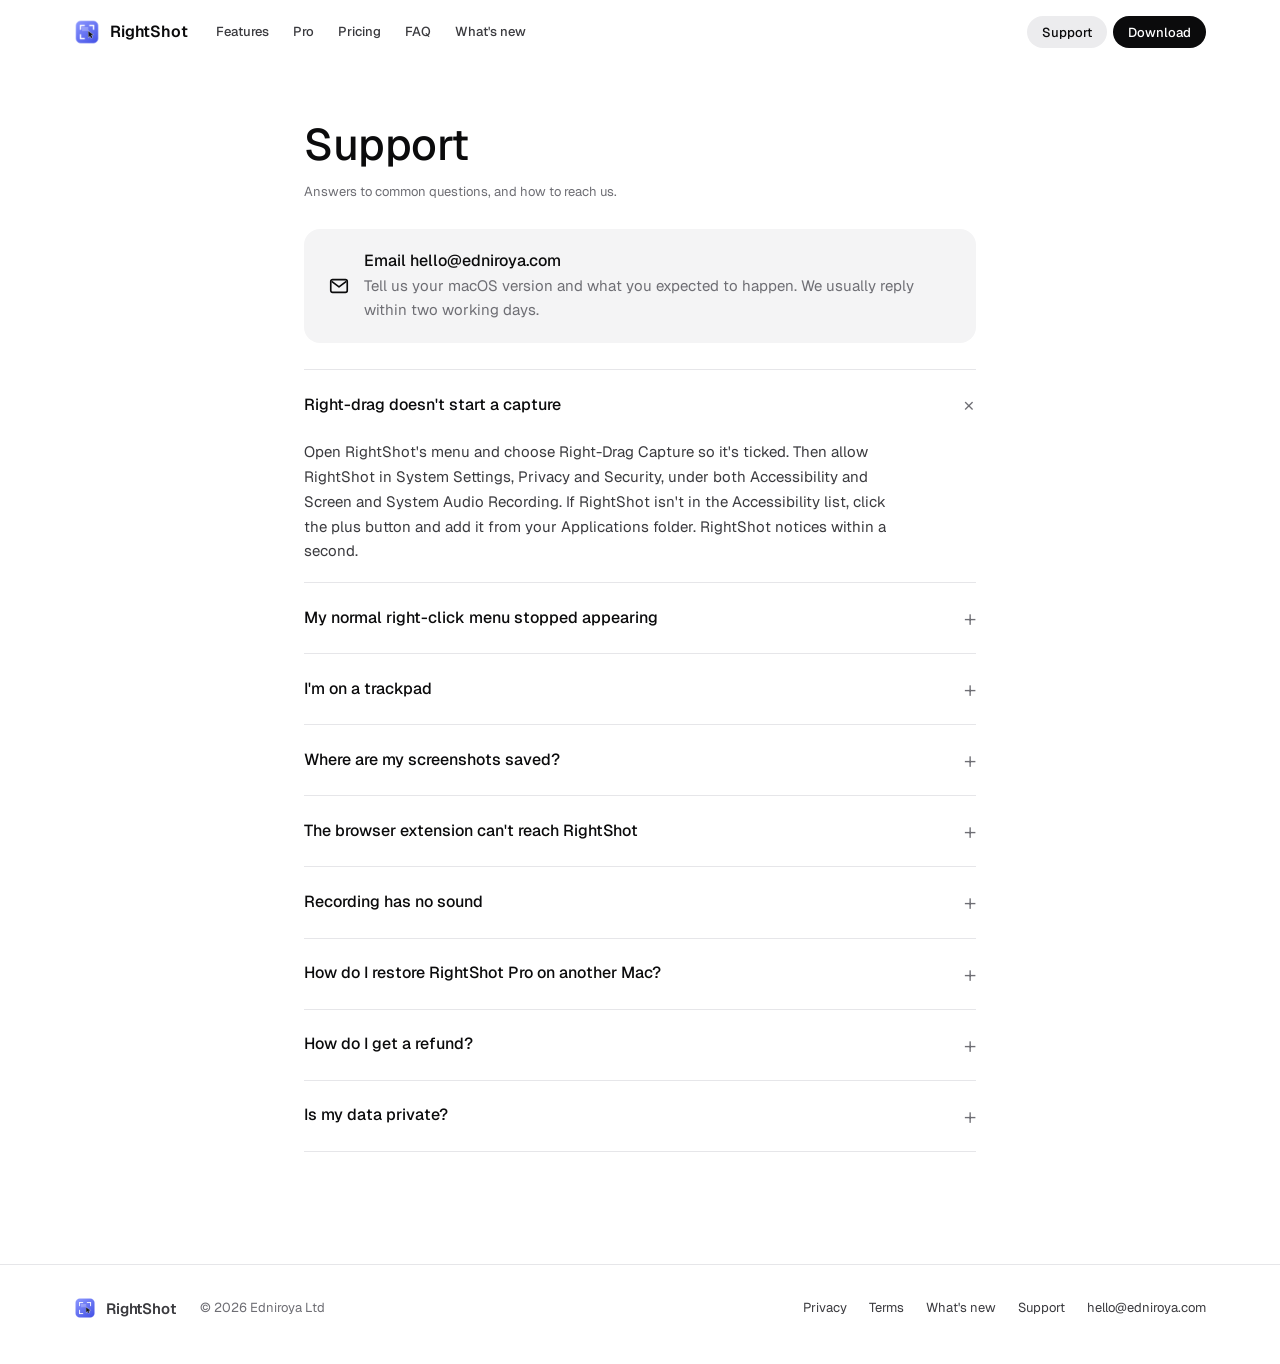
<file: support.html>
<!doctype html>
<html lang="en-GB">
<head>
<meta charset="utf-8">
<meta name="viewport" content="width=device-width, initial-scale=1">
<title>Support | RightShot</title>
<meta name="description" content="Help with RightShot: turning on right-drag, permissions, the browser extension, saving, recording and Pro.">
<link rel="icon" type="image/png" href="assets/favicon-64.png">
<link rel="preconnect" href="https://fonts.googleapis.com">
<link rel="preconnect" href="https://fonts.gstatic.com" crossorigin>
<link href="https://fonts.googleapis.com/css2?family=Geist:wght@400;500;600&display=swap" rel="stylesheet">
<link rel="stylesheet" href="assets/site.css?v=20261120i">
</head>
<body>
<svg width="0" height="0" style="position:absolute" aria-hidden="true"><defs><symbol id="i-mail" viewBox="0 0 24 24"><rect x="3" y="5" width="18" height="14" rx="2" fill="none" stroke="currentColor" stroke-width="1.8"/><path d="M4 7l8 6 8-6" fill="none" stroke="currentColor" stroke-width="1.8" stroke-linejoin="round"/></symbol></defs></svg>
<header class="nav">
  <div class="wrap">
    <a class="brand" href="./"><img src="assets/icon-256.png" alt="">RightShot</a>
    <button class="menu-btn" type="button" aria-expanded="false" aria-controls="nav-menu" aria-label="Menu"><svg class="i-open" viewBox="0 0 20 20" aria-hidden="true"><path d="M3.5 6.5h13M3.5 13.5h13"/></svg><svg class="i-close" viewBox="0 0 20 20" aria-hidden="true"><path d="M5 5l10 10M15 5L5 15"/></svg></button>
    <nav class="nav-links" id="nav-menu" aria-label="Main"><a href="./#features">Features</a><a href="./#pro">Pro</a><a href="./#pricing">Pricing</a><a href="./#faq">FAQ</a><a href="changelog.html">What's new</a><a class="nav-sm" href="support.html" aria-current="page">Support</a></nav>
    <div class="nav-actions"><a class="btn btn-soft" href="support.html">Support</a><a class="btn btn-dark" href="./#download">Download</a></div>
  </div>
</header>

<main class="doc-page">
  <h1>Support</h1>
  <p class="meta">Answers to common questions, and how to reach us.</p>

  <a class="contact-card" href="mailto:hello@edniroya.com?subject=RightShot%20support" style="text-decoration:none;color:inherit">
    <svg aria-hidden="true"><use href="#i-mail"/></svg>
    <span><b>Email hello@edniroya.com</b><span style="color:var(--muted);font-size:15px">Tell us your macOS version and what you expected to happen. We usually reply within two working days.</span></span>
  </a>

  <div class="faq">
    <details open>
      <summary>Right-drag doesn't start a capture</summary>
      <p>Open RightShot's menu and choose Right-Drag Capture so it's ticked. Then allow RightShot in System Settings, Privacy and Security, under both Accessibility and Screen and System Audio Recording. If RightShot isn't in the Accessibility list, click the plus button and add it from your Applications folder. RightShot notices within a second.</p>
    </details>
    <details>
      <summary>My normal right-click menu stopped appearing</summary>
      <p>A quick right-click should always reach the app you're in. If you're holding the button still for half a second, RightShot opens its own menu instead. For apps that use right-drag themselves, such as 3D tools, games and remote desktops, open Settings, Capture and click Add App under Leave right-drag alone in. Or choose a key under Start right-drag, so RightShot only starts while you hold that key.</p>
    </details>
    <details>
      <summary>I'm on a trackpad</summary>
      <p>On supported trackpads, press with two fingers and drag. You can also choose Capture Area from the menu bar and drag with one finger, which only needs Screen and System Audio Recording.</p>
    </details>
    <details>
      <summary>Where are my screenshots saved?</summary>
      <p>Every capture is copied to the clipboard. With Auto-Save on, it's also saved to Pictures/RightShot by default. To save to the Desktop or another folder, choose it in Settings, Saving, and click Allow when macOS asks, so RightShot may save there. With Auto-Save off, recordings go to Movies/RightShot.</p>
    </details>
    <details>
      <summary>The browser extension can't reach RightShot</summary>
      <p>Open RightShot first, then try again. If it still can't connect, choose Settings, General, Reconnect Browser Extension, then quit and reopen the browser. To capture pages opened from a file, turn on Allow access to file URLs in the extension's details.</p>
    </details>
    <details>
      <summary>Recording has no sound</summary>
      <p>Audio is off until you turn it on. In Settings, Recording, turn on System audio, Microphone, or both. The first time you turn on the microphone, macOS asks for permission.</p>
    </details>
    <details>
      <summary>How do I restore RightShot Pro on another Mac?</summary>
      <p>Sign in to the Mac App Store with the same Apple Account, open any Pro tool in RightShot and choose Restore Purchases.</p>
    </details>
    <details>
      <summary>How do I get a refund?</summary>
      <p>Purchases go through Apple, so refunds do too. Use Apple's <a href="https://reportaproblem.apple.com">Report a Problem</a> page and choose RightShot Pro.</p>
    </details>
    <details>
      <summary>Is my data private?</summary>
      <p>Yes. Everything stays on your Mac. RightShot has no account, no analytics and no server. The only thing that leaves your computer is feedback you choose to send from the browser extension. Read the <a href="privacy.html">privacy policy</a> for the details.</p>
    </details>
  </div>
</main>

<footer>
  <div class="wrap">
    <a class="brand" href="./" style="font-size:15px"><img src="assets/icon-256.png" alt="" style="width:22px;height:22px">RightShot</a>
    <span>&copy; 2026 Edniroya Ltd</span>
    <nav aria-label="Footer"><a href="privacy.html">Privacy</a><a href="terms.html">Terms</a><a href="changelog.html">What's new</a><a href="support.html">Support</a><a href="mailto:hello@edniroya.com">hello@edniroya.com</a></nav>
  </div>
</footer>
<script src="assets/site.js?v=20261120e"></script>
</body>
</html>
</file>
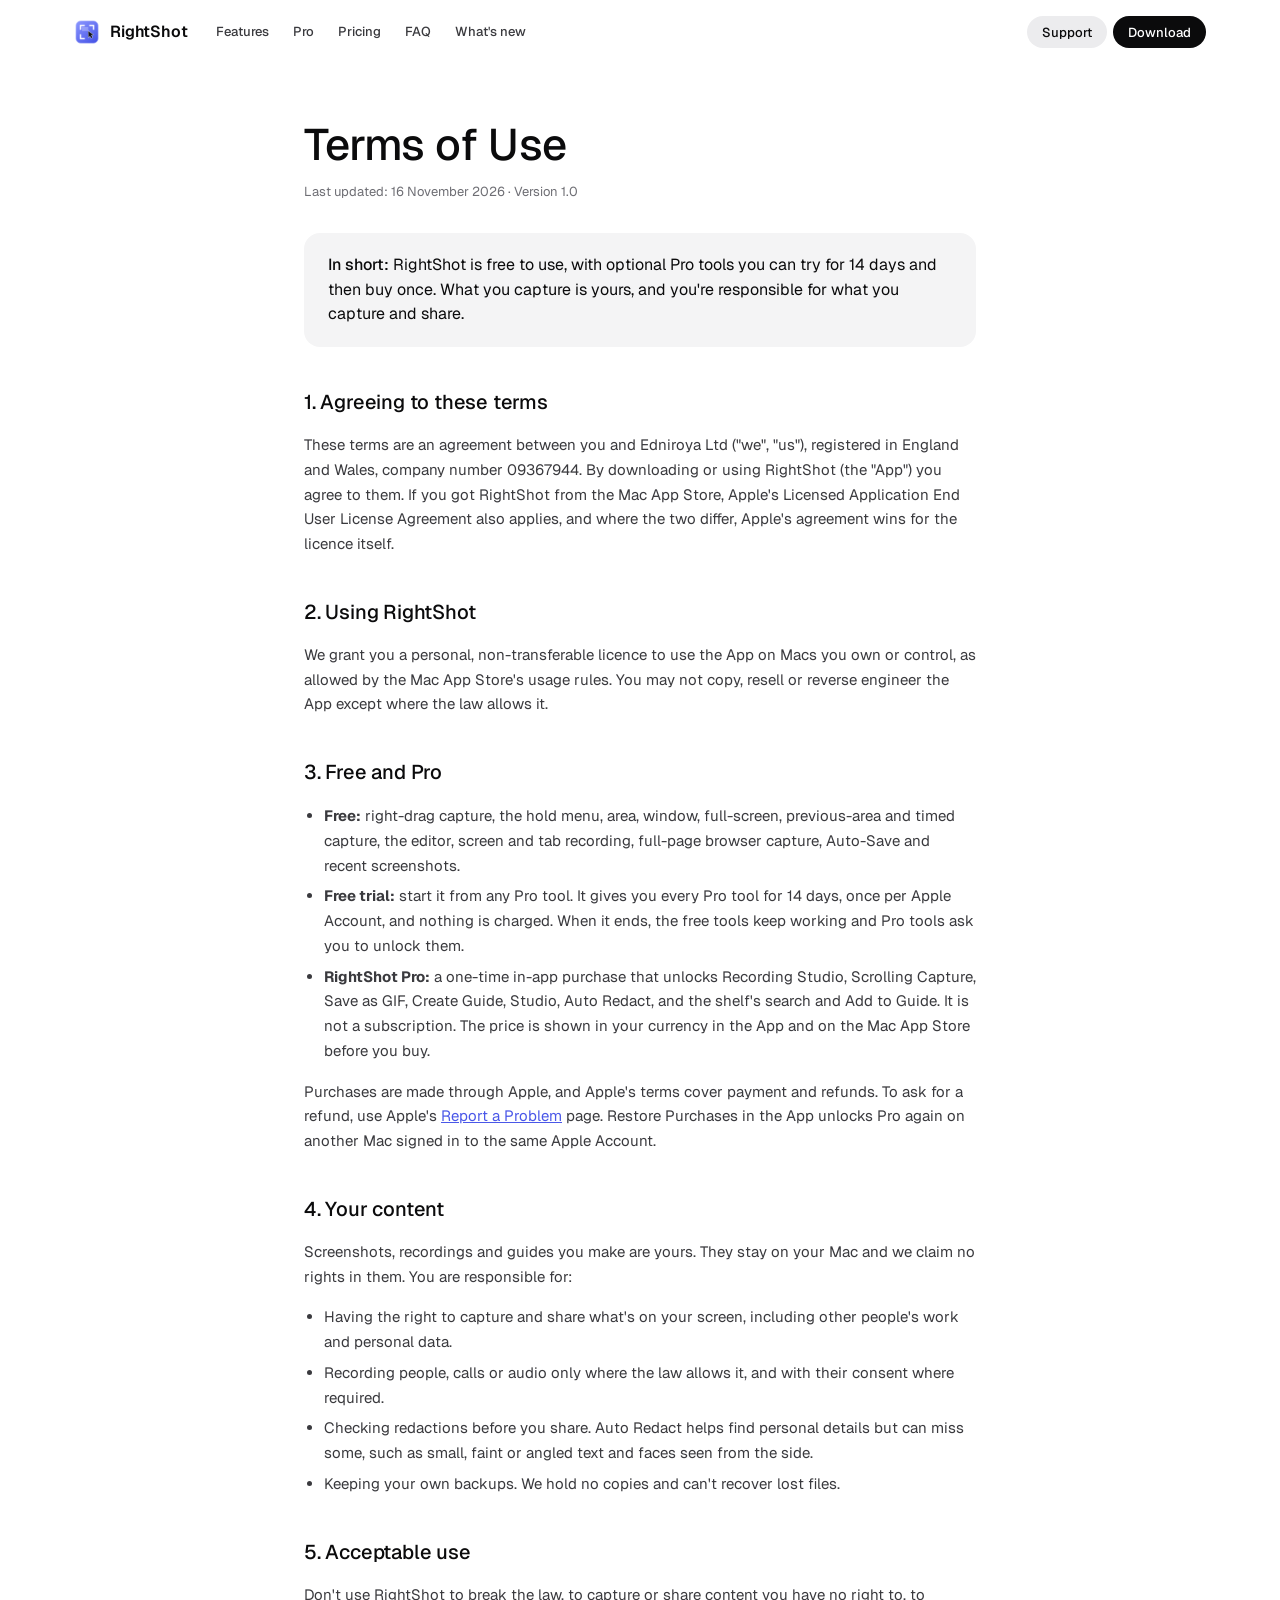
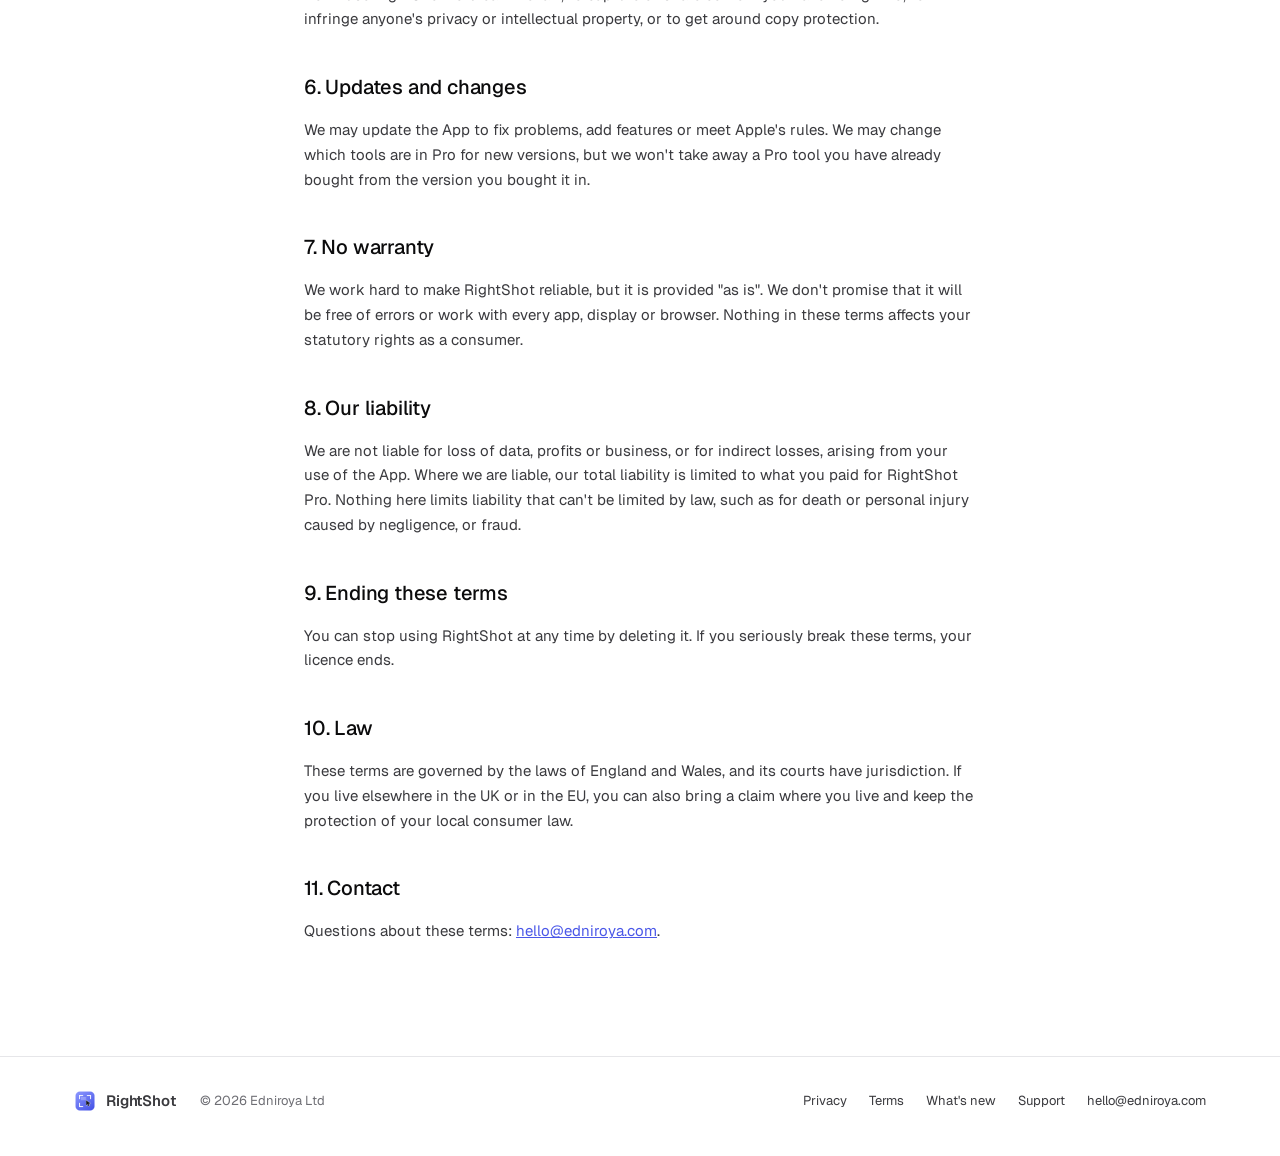
<file: terms.html>
<!doctype html>
<html lang="en-GB">
<head>
<meta charset="utf-8">
<meta name="viewport" content="width=device-width, initial-scale=1">
<title>Terms of Use | RightShot</title>
<meta name="description" content="The terms for using RightShot, the Mac screenshot and screen recording app by Edniroya Ltd.">
<link rel="icon" type="image/png" href="assets/favicon-64.png">
<link rel="preconnect" href="https://fonts.googleapis.com">
<link rel="preconnect" href="https://fonts.gstatic.com" crossorigin>
<link href="https://fonts.googleapis.com/css2?family=Geist:wght@400;500;600&display=swap" rel="stylesheet">
<link rel="stylesheet" href="assets/site.css?v=20261120i">
</head>
<body>
<header class="nav">
  <div class="wrap">
    <a class="brand" href="./"><img src="assets/icon-256.png" alt="">RightShot</a>
    <button class="menu-btn" type="button" aria-expanded="false" aria-controls="nav-menu" aria-label="Menu"><svg class="i-open" viewBox="0 0 20 20" aria-hidden="true"><path d="M3.5 6.5h13M3.5 13.5h13"/></svg><svg class="i-close" viewBox="0 0 20 20" aria-hidden="true"><path d="M5 5l10 10M15 5L5 15"/></svg></button>
    <nav class="nav-links" id="nav-menu" aria-label="Main"><a href="./#features">Features</a><a href="./#pro">Pro</a><a href="./#pricing">Pricing</a><a href="./#faq">FAQ</a><a href="changelog.html">What's new</a><a class="nav-sm" href="support.html">Support</a></nav>
    <div class="nav-actions"><a class="btn btn-soft" href="support.html">Support</a><a class="btn btn-dark" href="./#download">Download</a></div>
  </div>
</header>

<main class="doc-page">
  <h1>Terms of Use</h1>
  <p class="meta">Last updated: 16 November 2026 · Version 1.0</p>

  <div class="summary"><b>In short:</b> RightShot is free to use, with optional Pro tools you can try for 14 days and then buy once. What you capture is yours, and you're responsible for what you capture and share.</div>

  <h2>1. Agreeing to these terms</h2>
  <p>These terms are an agreement between you and Edniroya Ltd ("we", "us"), registered in England and Wales, company number 09367944. By downloading or using RightShot (the "App") you agree to them. If you got RightShot from the Mac App Store, Apple's Licensed Application End User License Agreement also applies, and where the two differ, Apple's agreement wins for the licence itself.</p>

  <h2>2. Using RightShot</h2>
  <p>We grant you a personal, non-transferable licence to use the App on Macs you own or control, as allowed by the Mac App Store's usage rules. You may not copy, resell or reverse engineer the App except where the law allows it.</p>

  <h2>3. Free and Pro</h2>
  <ul>
    <li><b>Free:</b> right-drag capture, the hold menu, area, window, full-screen, previous-area and timed capture, the editor, screen and tab recording, full-page browser capture, Auto-Save and recent screenshots.</li>
    <li><b>Free trial:</b> start it from any Pro tool. It gives you every Pro tool for 14 days, once per Apple Account, and nothing is charged. When it ends, the free tools keep working and Pro tools ask you to unlock them.</li>
    <li><b>RightShot Pro:</b> a one-time in-app purchase that unlocks Recording Studio, Scrolling Capture, Save as GIF, Create Guide, Studio, Auto Redact, and the shelf's search and Add to Guide. It is not a subscription. The price is shown in your currency in the App and on the Mac App Store before you buy.</li>
  </ul>
  <p>Purchases are made through Apple, and Apple's terms cover payment and refunds. To ask for a refund, use Apple's <a href="https://reportaproblem.apple.com">Report a Problem</a> page. Restore Purchases in the App unlocks Pro again on another Mac signed in to the same Apple Account.</p>

  <h2>4. Your content</h2>
  <p>Screenshots, recordings and guides you make are yours. They stay on your Mac and we claim no rights in them. You are responsible for:</p>
  <ul>
    <li>Having the right to capture and share what's on your screen, including other people's work and personal data.</li>
    <li>Recording people, calls or audio only where the law allows it, and with their consent where required.</li>
    <li>Checking redactions before you share. Auto Redact helps find personal details but can miss some, such as small, faint or angled text and faces seen from the side.</li>
    <li>Keeping your own backups. We hold no copies and can't recover lost files.</li>
  </ul>

  <h2>5. Acceptable use</h2>
  <p>Don't use RightShot to break the law, to capture or share content you have no right to, to infringe anyone's privacy or intellectual property, or to get around copy protection.</p>

  <h2>6. Updates and changes</h2>
  <p>We may update the App to fix problems, add features or meet Apple's rules. We may change which tools are in Pro for new versions, but we won't take away a Pro tool you have already bought from the version you bought it in.</p>

  <h2>7. No warranty</h2>
  <p>We work hard to make RightShot reliable, but it is provided "as is". We don't promise that it will be free of errors or work with every app, display or browser. Nothing in these terms affects your statutory rights as a consumer.</p>

  <h2>8. Our liability</h2>
  <p>We are not liable for loss of data, profits or business, or for indirect losses, arising from your use of the App. Where we are liable, our total liability is limited to what you paid for RightShot Pro. Nothing here limits liability that can't be limited by law, such as for death or personal injury caused by negligence, or fraud.</p>

  <h2>9. Ending these terms</h2>
  <p>You can stop using RightShot at any time by deleting it. If you seriously break these terms, your licence ends.</p>

  <h2>10. Law</h2>
  <p>These terms are governed by the laws of England and Wales, and its courts have jurisdiction. If you live elsewhere in the UK or in the EU, you can also bring a claim where you live and keep the protection of your local consumer law.</p>

  <h2>11. Contact</h2>
  <p>Questions about these terms: <a href="mailto:hello@edniroya.com">hello@edniroya.com</a>.</p>
</main>

<footer>
  <div class="wrap">
    <a class="brand" href="./" style="font-size:15px"><img src="assets/icon-256.png" alt="" style="width:22px;height:22px">RightShot</a>
    <span>&copy; 2026 Edniroya Ltd</span>
    <nav aria-label="Footer"><a href="privacy.html">Privacy</a><a href="terms.html">Terms</a><a href="changelog.html">What's new</a><a href="support.html">Support</a><a href="mailto:hello@edniroya.com">hello@edniroya.com</a></nav>
  </div>
</footer>
<script src="assets/site.js?v=20261120e"></script>
</body>
</html>
</file>
<file: assets/site.css>
:root {
  color-scheme: light;
  --ink: #0b0b0c;
  --ink-2: #3a3a3e;
  --muted: #6e6e74;
  --line: #e6e6e9;
  --card: #f4f4f5;
  --card-2: #ececee;
  --page: #ffffff;
  --peri: #4a57e8;
  --peri-2: #8b97ff;
  --peri-tint: #eef0ff;
  /* Corner radii in one place: set both to 2px for a squarer look. */
  --r-card: 24px;
  --r-pill: 999px;
  --r-inner: 12px;
  --font: "Geist", -apple-system, BlinkMacSystemFont, "Helvetica Neue", Arial, sans-serif;
  --wrap: 1180px;
}

* { box-sizing: border-box; }
html { scroll-behavior: smooth; -webkit-text-size-adjust: 100%; }
body {
  margin: 0;
  background: var(--page);
  color: var(--ink);
  font: 400 16px/1.55 var(--font);
  -webkit-font-smoothing: antialiased;
}
img { max-width: 100%; display: block; }
a { color: inherit; }
:focus-visible { outline: 2px solid var(--peri); outline-offset: 3px; border-radius: 4px; }
.wrap { max-width: var(--wrap); margin: 0 auto; padding: 0 24px; }
.sr-only { position: absolute; width: 1px; height: 1px; overflow: hidden; clip: rect(0 0 0 0); white-space: nowrap; }

/* Navigation */
.nav {
  position: sticky; top: 0; z-index: 20;
  background: rgba(255, 255, 255, 0.86);
  backdrop-filter: saturate(1.6) blur(14px);
  -webkit-backdrop-filter: saturate(1.6) blur(14px);
  border-bottom: 1px solid transparent;
  transition: border-color .2s;
}
.nav.scrolled { border-bottom-color: var(--line); }
.nav .wrap { display: flex; align-items: center; gap: 28px; height: 64px; }
.brand { display: flex; align-items: center; gap: 10px; font-weight: 600; font-size: 16px; text-decoration: none; letter-spacing: -0.01em; }
.brand img { width: 26px; height: 26px; }
.nav-links { display: flex; gap: 24px; margin-right: auto; }
.nav-links a { text-decoration: none; font-size: 13px; font-weight: 500; color: var(--ink-2); white-space: nowrap; }
.nav-links a:hover, .nav-links a[aria-current="page"] { color: var(--ink); }
.nav-actions { display: flex; gap: 6px; }
.nav-actions .btn { height: 32px; padding: 0 14px; font-size: 13px; }
.menu-btn { display: none; }
.nav-links .nav-sm { display: none; }
.menu-btn svg { width: 18px; height: 18px; fill: none; stroke: currentColor; stroke-width: 1.6; stroke-linecap: round; }
.menu-btn .i-close, .nav.open .menu-btn .i-open { display: none; }
.nav.open .menu-btn .i-close { display: block; }

.btn {
  display: inline-flex; align-items: center; justify-content: center; gap: 8px;
  height: 36px; padding: 0 16px; border-radius: var(--r-pill);
  font: 500 14px/1 var(--font); text-decoration: none; white-space: nowrap;
  border: 1px solid transparent; cursor: pointer; transition: background .15s, transform .1s;
}
.btn:active { transform: scale(0.98); }
.btn-dark { background: var(--ink); color: #fff; }
.btn-dark:hover { background: #2a2a2e; }
.btn-soft { background: var(--card-2); color: var(--ink); }
.btn-soft:hover { background: #e2e2e5; }
.btn-line { background: transparent; border-color: #d6d6da; color: var(--ink); }
.btn-line:hover { background: var(--card); }
.btn-lg { height: 44px; padding: 0 22px; font-size: 16px; font-weight: 400; }
.btn svg { width: 16px; height: 16px; }

/* Hero */
.hero { text-align: center; padding: 64px 0 32px; }
.pill-note {
  display: inline-flex; align-items: center; gap: 8px;
  font-size: 13px; color: var(--ink-2); padding: 5px 7px 5px 13px;
  border-radius: var(--r-pill); background: var(--card); text-decoration: none;
}
.pill-note b { font-weight: 500; color: var(--ink); }
.pill-note span { display: inline-grid; place-items: center; width: 20px; height: 20px; border-radius: 50%; background: #fff; font-size: 12px; }
.hero h1 {
  margin: 24px 0 0; font-weight: 500; letter-spacing: -0.01em;
  font-size: clamp(40px, 5.4vw, 60px); line-height: 1;
  display: flex; align-items: center; justify-content: center; gap: 0.22em; flex-wrap: wrap;
}
.hero h1 img { width: 0.95em; height: 0.95em; }
.hero p.lede { max-width: 600px; margin: 20px auto 0; font-size: clamp(16px, 1.6vw, 18px); line-height: 1.625; color: var(--muted); }
.hero .cta { display: flex; gap: 10px; justify-content: center; margin-top: 28px; flex-wrap: wrap; }

/* Film */
.demo { margin: 44px auto 0; max-width: 976px; }
.film { position: relative; border-radius: var(--r-card); overflow: hidden; background: #837ff0; aspect-ratio: 16 / 9; box-shadow: 0 30px 80px -40px rgba(74, 87, 232, 0.45); }
.film video { width: 100%; height: 100%; display: block; object-fit: cover; }
.play, .sound {
  position: absolute; z-index: 2; display: inline-flex; align-items: center;
  border: 1px solid rgba(255, 255, 255, 0.22); border-radius: var(--r-pill);
  background: rgba(255, 255, 255, 0.14); color: #fff; cursor: pointer;
  backdrop-filter: blur(14px) saturate(1.4); -webkit-backdrop-filter: blur(14px) saturate(1.4);
  transition: background .15s, transform .1s;
}
.play:hover, .sound:hover { background: rgba(255, 255, 255, 0.24); }
.play:active, .sound:active { transform: scale(0.97); }
.play { right: 20px; bottom: 20px; height: 44px; gap: 9px; padding: 0 18px 0 6px; font: 500 14px/1 var(--font); }
.play .disc { width: 32px; height: 32px; border-radius: 50%; background: #fff; color: var(--ink); display: grid; place-items: center; }
.play .disc svg { width: 14px; height: 14px; margin-left: 2px; }
.play small { font-size: 13px; color: rgba(255, 255, 255, 0.7); font-weight: 400; }
.film.playing .play { display: none; }
.sound { right: 20px; top: 20px; height: 34px; gap: 7px; padding: 0 13px 0 10px; font: 500 13px/1 var(--font); }
.sound svg { width: 16px; height: 16px; }
.sound .cross { display: none; }
.sound.off .cross { display: inline; }
.sound.off .waves { display: none; }

/* Sections */
section.wrap { margin-top: 128px; scroll-margin-top: 84px; }
.split { display: grid; grid-template-columns: 1fr 1fr; gap: 48px; align-items: start; }
.big { font-weight: 500; letter-spacing: -0.01em; font-size: clamp(28px, 3.4vw, 36px); line-height: 1.12; margin: 0; }
.split p { margin: 0 0 14px; font-size: 17px; line-height: 1.65; color: var(--ink-2); }

.panel { background: #fff; border: 1px solid var(--line); border-bottom: 0; border-radius: var(--r-inner) var(--r-inner) 0 0; padding: 18px; }

/* Features showcase */
.showcase { display: grid; grid-template-columns: 5fr 7fr; gap: 48px; margin-top: 48px; align-items: center; }
.show-tabs { display: grid; gap: 4px; }
.show-tab { text-align: left; background: none; border: 0; border-left: 2px solid var(--line); padding: 12px 0 12px 20px; font: inherit; color: var(--ink); cursor: pointer; }
.show-tab b { display: block; font-size: 17px; font-weight: 500; letter-spacing: -0.01em; color: var(--muted); transition: color .2s; }
.show-tab span { display: none; margin-top: 6px; font-size: 15px; color: var(--ink-2); line-height: 1.6; }
.show-tab:hover b { color: var(--ink); }
.show-tab.on { border-left-color: var(--peri); }
.show-tab.on b { color: var(--ink); }
.show-tab.on span { display: block; }
.stage { position: relative; scroll-margin-top: 84px; border-radius: var(--r-card); background: linear-gradient(140deg, #f4f5ff 0%, var(--peri-tint) 60%, #e2e6ff 100%); aspect-ratio: 16 / 10; overflow: hidden; }
.stage img { position: absolute; top: 36px; left: 36px; width: calc(100% - 72px); height: calc(100% - 72px); object-fit: cover; object-position: top center; border-radius: var(--r-inner); box-shadow: 0 24px 60px rgba(30, 36, 90, 0.16); background: #fff; opacity: 0; transition: opacity .35s; }
.stage img.tall { object-position: 50% 72%; }
.stage img.on { opacity: 1; }
.facts { display: grid; grid-template-columns: 1fr 1fr; column-gap: 48px; margin-top: 56px; border-top: 1px solid var(--line); }
.fact { display: flex; gap: 12px; align-items: flex-start; padding: 16px 0; border-bottom: 1px solid var(--line); }
.fact svg { width: 16px; height: 16px; flex: none; margin-top: 3px; color: var(--peri); }
.fact p { margin: 0; font-size: 14px; color: var(--ink-2); line-height: 1.6; }
.fact b { font-weight: 500; color: var(--ink); }
@media (max-width: 900px) {
  .showcase { grid-template-columns: 1fr; gap: 28px; }
  .stage { order: -1; }
  .facts { grid-template-columns: 1fr; }
}
@media (max-width: 600px) {
  .stage img { top: 22px; left: 22px; width: calc(100% - 44px); height: calc(100% - 44px); }
  .show-tab { padding: 11px 0 11px 16px; }
  .show-tab b { font-size: 16px; }
  .facts { margin-top: 40px; }
}

/* Pro */
.pro-row { display: grid; grid-template-columns: 150px 1fr; gap: 20px; padding: 14px 0; border-bottom: 1px solid var(--line); }
.pro-row dt { font-size: 14px; font-weight: 500; color: var(--ink); }
.pro-row dd { margin: 0; font-size: 14px; line-height: 1.6; color: var(--ink-2); }
.pro-pic { width: 100%; display: block; border-radius: 12px; border: 1px solid var(--line); }
@media (max-width: 600px) { .pro-row { grid-template-columns: 1fr; gap: 4px; } }

.pro-b { background: var(--card); border-radius: var(--r-card); padding: 48px; }
.pro-b-head { display: grid; grid-template-columns: 5fr 6fr; gap: 56px; align-items: end; }
.pro-lede { margin: 0; font-size: 17px; line-height: 1.65; color: var(--ink-2); }
.pro-b-pic { margin-top: 32px; border-radius: 12px; overflow: hidden; aspect-ratio: 1400 / 560; border: 1px solid var(--line); }
.pro-b-pic .pro-pic { border: 0; border-radius: 0; height: 100%; object-fit: cover; object-position: center 35%; }
.pro-b-cols { display: grid; grid-template-columns: 1fr 1fr; gap: 0 48px; margin-top: 28px; }
.pro-b .pro-dl { margin: 0; border-top: 1px solid #d6d6da; }
.pro-b .pro-row { border-bottom-color: #d6d6da; }
@media (max-width: 900px) { .pro-b { padding: 32px 22px; } .pro-b-head { grid-template-columns: 1fr; gap: 14px 0; } .pro-b-cols { grid-template-columns: 1fr; gap: 0; } .pro-b .pro-dl + .pro-dl { border-top: 0; } .pro-b-pic { aspect-ratio: 1400 / 678; } }

/* Pricing */
.center { text-align: center; }
.price-grid { display: grid; grid-template-columns: 1fr 1fr; gap: 16px; max-width: 840px; margin: 36px auto 0; text-align: left; }
.price { background: var(--card); border-radius: var(--r-card); padding: 28px; display: flex; flex-direction: column; }
.price .name { font-size: 14px; color: var(--muted); }
.price .amount { font-size: 40px; font-weight: 500; letter-spacing: -0.03em; margin-top: 10px; line-height: 1; }
.price .amount small { font-size: 14px; color: var(--muted); font-weight: 400; letter-spacing: 0; margin-left: 6px; }
.price .when { font-size: 13px; color: var(--muted); margin-top: 8px; }
.price ul { list-style: none; padding: 0; margin: 22px 0 26px; display: grid; gap: 10px; font-size: 14px; line-height: 1.5; color: var(--ink-2); }
.price li { display: flex; gap: 10px; align-items: flex-start; }
.price li svg { width: 15px; height: 15px; flex: none; margin-top: 3px; color: var(--ink); }
.price .btn { margin-top: auto; align-self: flex-start; }
.price.pro { background: #fff; border: 1px solid var(--line); }
.note-bar { max-width: 840px; margin: 14px auto 0; text-align: left; background: var(--card); border-radius: 16px; padding: 16px 22px; display: flex; gap: 12px; align-items: center; font-size: 14px; color: var(--ink-2); }
.note-bar svg { width: 18px; height: 18px; flex: none; }

/* Download */
.dl { display: grid; gap: 10px; }
.dl a, .dl div.row { display: flex; align-items: center; gap: 14px; background: var(--card); border-radius: 14px; padding: 10px 12px 10px 18px; text-decoration: none; }
.dl a:hover { background: var(--card-2); }
.dl .badge-slot { width: 160px; flex: none; display: flex; align-items: center; justify-content: flex-end; margin-left: auto; }
.dl .badge { height: 40px; width: auto; border-radius: 8px; }
@media (max-width: 560px) {
  .dl div.row, .dl a { flex-direction: column; align-items: flex-start; gap: 10px; }
  .dl .badge-slot { width: auto; margin-left: 0; }
}
.dl b { display: block; font-weight: 500; font-size: 14px; }
.dl small { color: var(--muted); font-size: 12px; }

/* FAQ */
.faq details { border-bottom: 1px solid var(--line); }
.faq details:first-child { border-top: 1px solid var(--line); }
.faq summary { list-style: none; cursor: pointer; display: flex; justify-content: space-between; align-items: center; gap: 20px; padding: 18px 0; font-size: 16px; font-weight: 500; }
.faq summary::-webkit-details-marker { display: none; }
.faq summary::after { content: "+"; font-size: 22px; font-weight: 300; color: var(--muted); transition: transform .2s; }
.faq details[open] summary::after { transform: rotate(45deg); }
.faq details p { margin: 0 0 18px; font-size: 15px; line-height: 1.65; color: var(--ink-2); max-width: 60ch; }

/* Footer */
footer { margin-top: 112px; border-top: 1px solid var(--line); padding: 32px 0 44px; font-size: 13px; color: var(--muted); }
footer .wrap { display: flex; gap: 24px; align-items: center; flex-wrap: wrap; }
footer nav { display: flex; gap: 22px; margin-left: auto; flex-wrap: wrap; }
footer a { text-decoration: none; color: var(--ink-2); }
footer a:hover { color: var(--ink); }

/* Legal and support pages */
.doc-page { max-width: 720px; margin: 0 auto; padding: 56px 24px 0; }
.doc-page h1 { font-size: clamp(32px, 4.4vw, 44px); font-weight: 500; letter-spacing: -0.01em; line-height: 1.1; margin: 0; }
.doc-page .meta { color: var(--muted); font-size: 13px; margin: 12px 0 0; }
.doc-page .summary { background: var(--card); border-radius: 16px; padding: 20px 24px; margin: 30px 0 8px; font-size: 16px; }
.doc-page .summary b { font-weight: 500; }
.doc-page h2 { font-size: 20px; font-weight: 500; letter-spacing: -0.01em; margin: 40px 0 10px; }
.doc-page p, .doc-page li { color: var(--ink-2); font-size: 15px; line-height: 1.65; }
.doc-page ul { padding-left: 20px; }
.doc-page li { margin: 6px 0; }
.doc-page a { color: var(--peri); }
.doc-page table { width: 100%; border-collapse: collapse; font-size: 14px; margin: 12px 0; }
.doc-page th, .doc-page td { text-align: left; padding: 10px 12px 10px 0; border-bottom: 1px solid var(--line); vertical-align: top; }
.doc-page th { font-weight: 500; color: var(--ink); }
.contact-card { display: flex; align-items: center; gap: 14px; background: var(--card); border-radius: 16px; padding: 20px 24px; margin: 26px 0; }
.contact-card svg { width: 22px; height: 22px; flex: none; }
.contact-card b { display: block; font-weight: 500; }

@media (max-width: 900px) {
  .nav-links { display: none; }
  .nav .wrap { gap: 12px; }
  .menu-btn { display: grid; place-items: center; width: 32px; height: 32px; padding: 0; border: 0; border-radius: var(--r-pill); background: var(--card-2); color: var(--ink); cursor: pointer; order: 1; }
  .menu-btn:hover { background: #e2e2e5; }
  .nav.open { border-bottom-color: var(--line); }
  .nav.open .nav-links { display: flex; flex-direction: column; gap: 0; position: absolute; top: 100%; left: 0; right: 0; margin: 0; padding: 4px 24px 12px; background: var(--page); border-bottom: 1px solid var(--line); }
  .nav.open .nav-links a { font-size: 15px; padding: 12px 0; border-bottom: 1px solid var(--line); }
  .nav.open .nav-links a:last-child { border-bottom: 0; }
  .brand { margin-right: auto; }
  .split, .price-grid { grid-template-columns: 1fr; }
  section.wrap { margin-top: 96px; }
}
@media (max-width: 600px) {
  body { font-size: 16px; }
  .wrap { padding: 0 16px; }
  .nav-actions .btn-soft { display: none; }
  .nav-links .nav-sm { display: block; }
  .nav.open .nav-links { padding: 4px 16px 12px; }
  .hero { padding-top: 44px; }
  .play { right: 12px; bottom: 12px; height: 40px; font-size: 14px; }
  .play small { display: none; }
  .sound { right: 12px; top: 12px; }
  .price { padding: 24px; }
  footer nav { margin-left: 0; }
}
@media (prefers-reduced-motion: reduce) {
  html { scroll-behavior: auto; }
}
</file>
